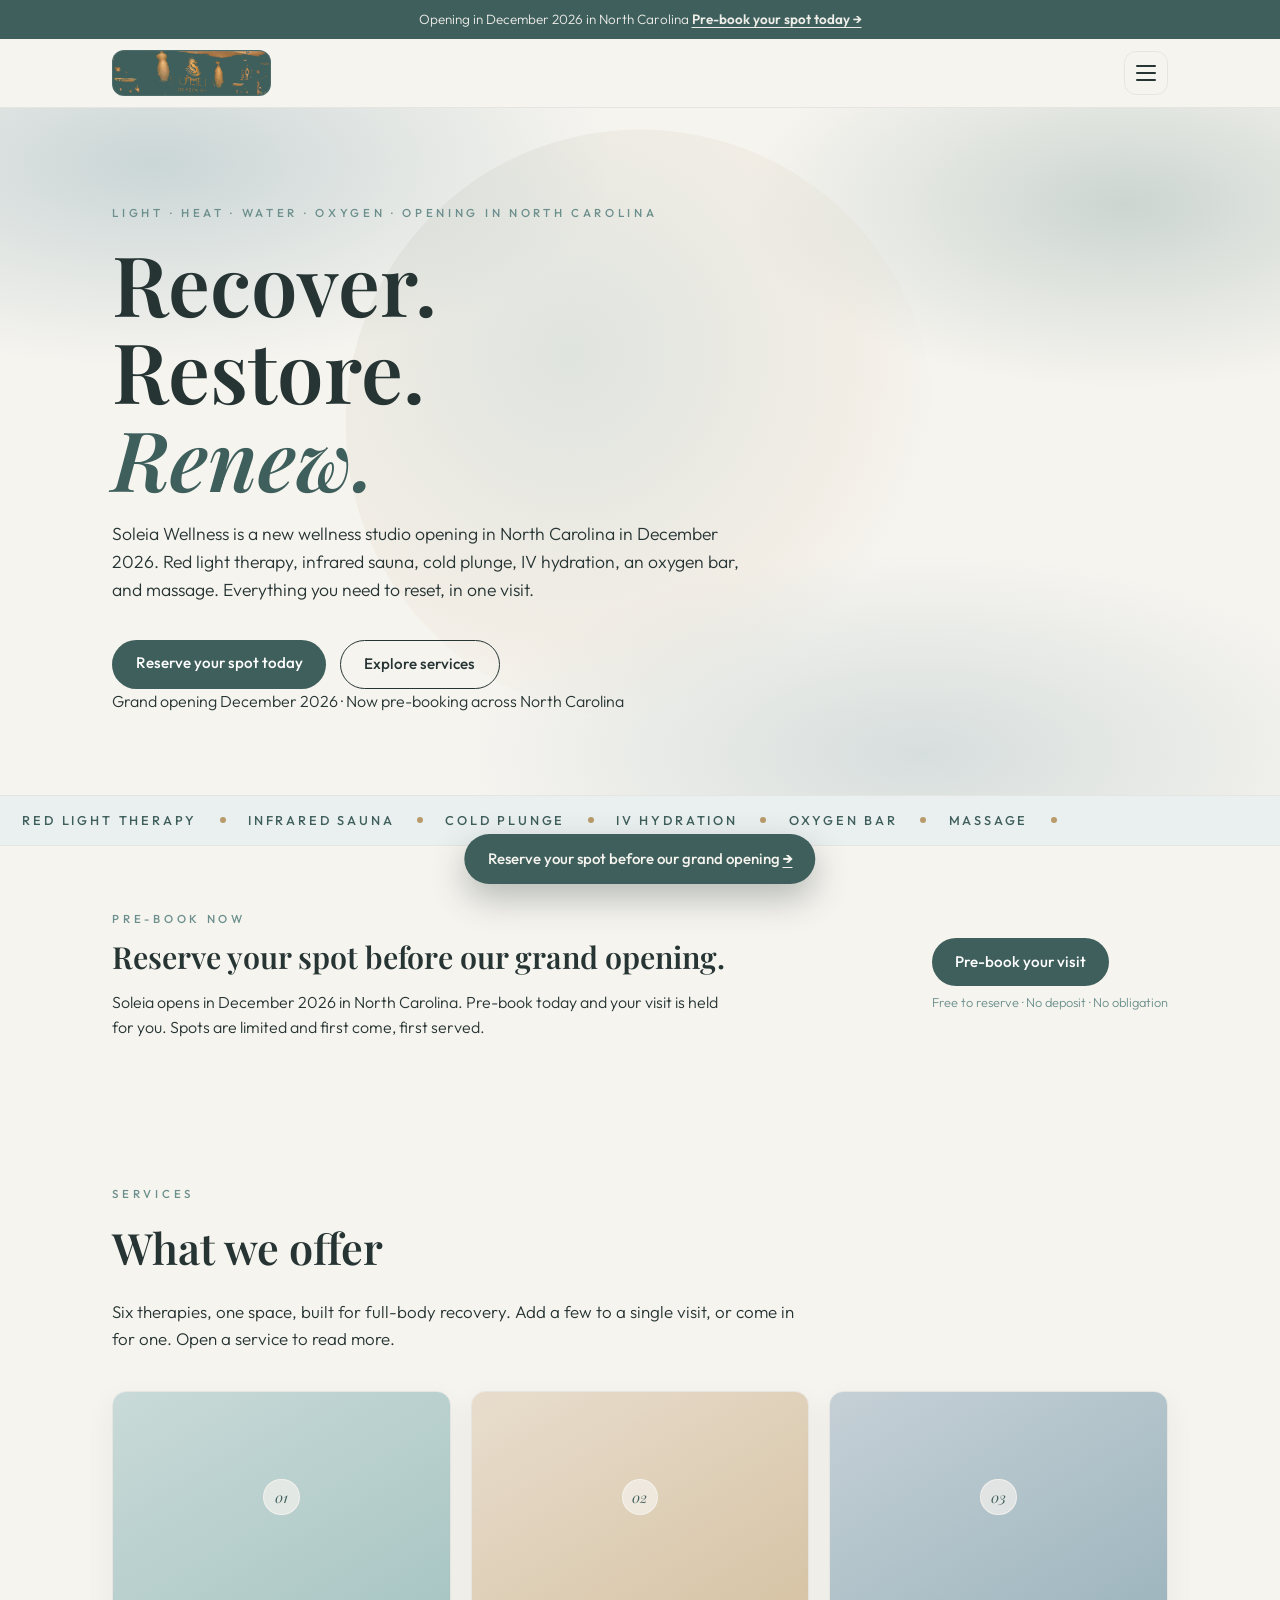
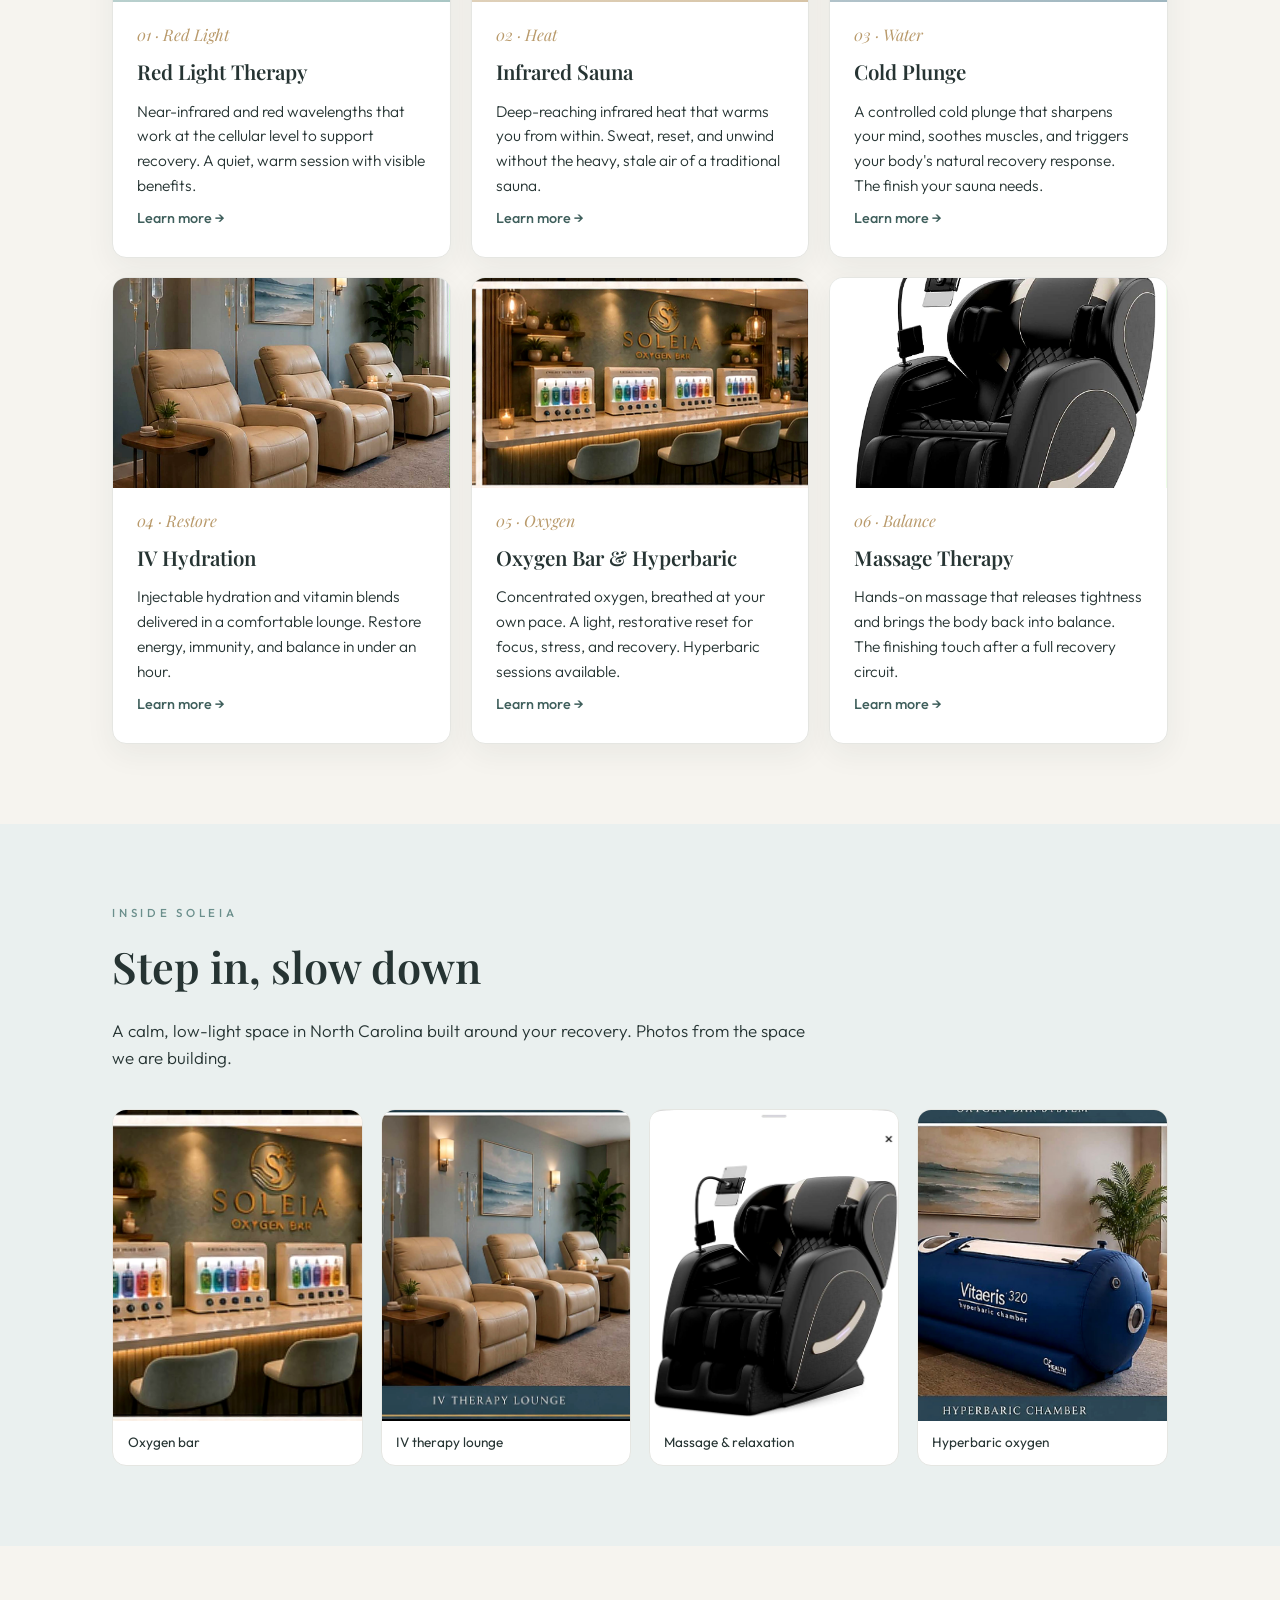
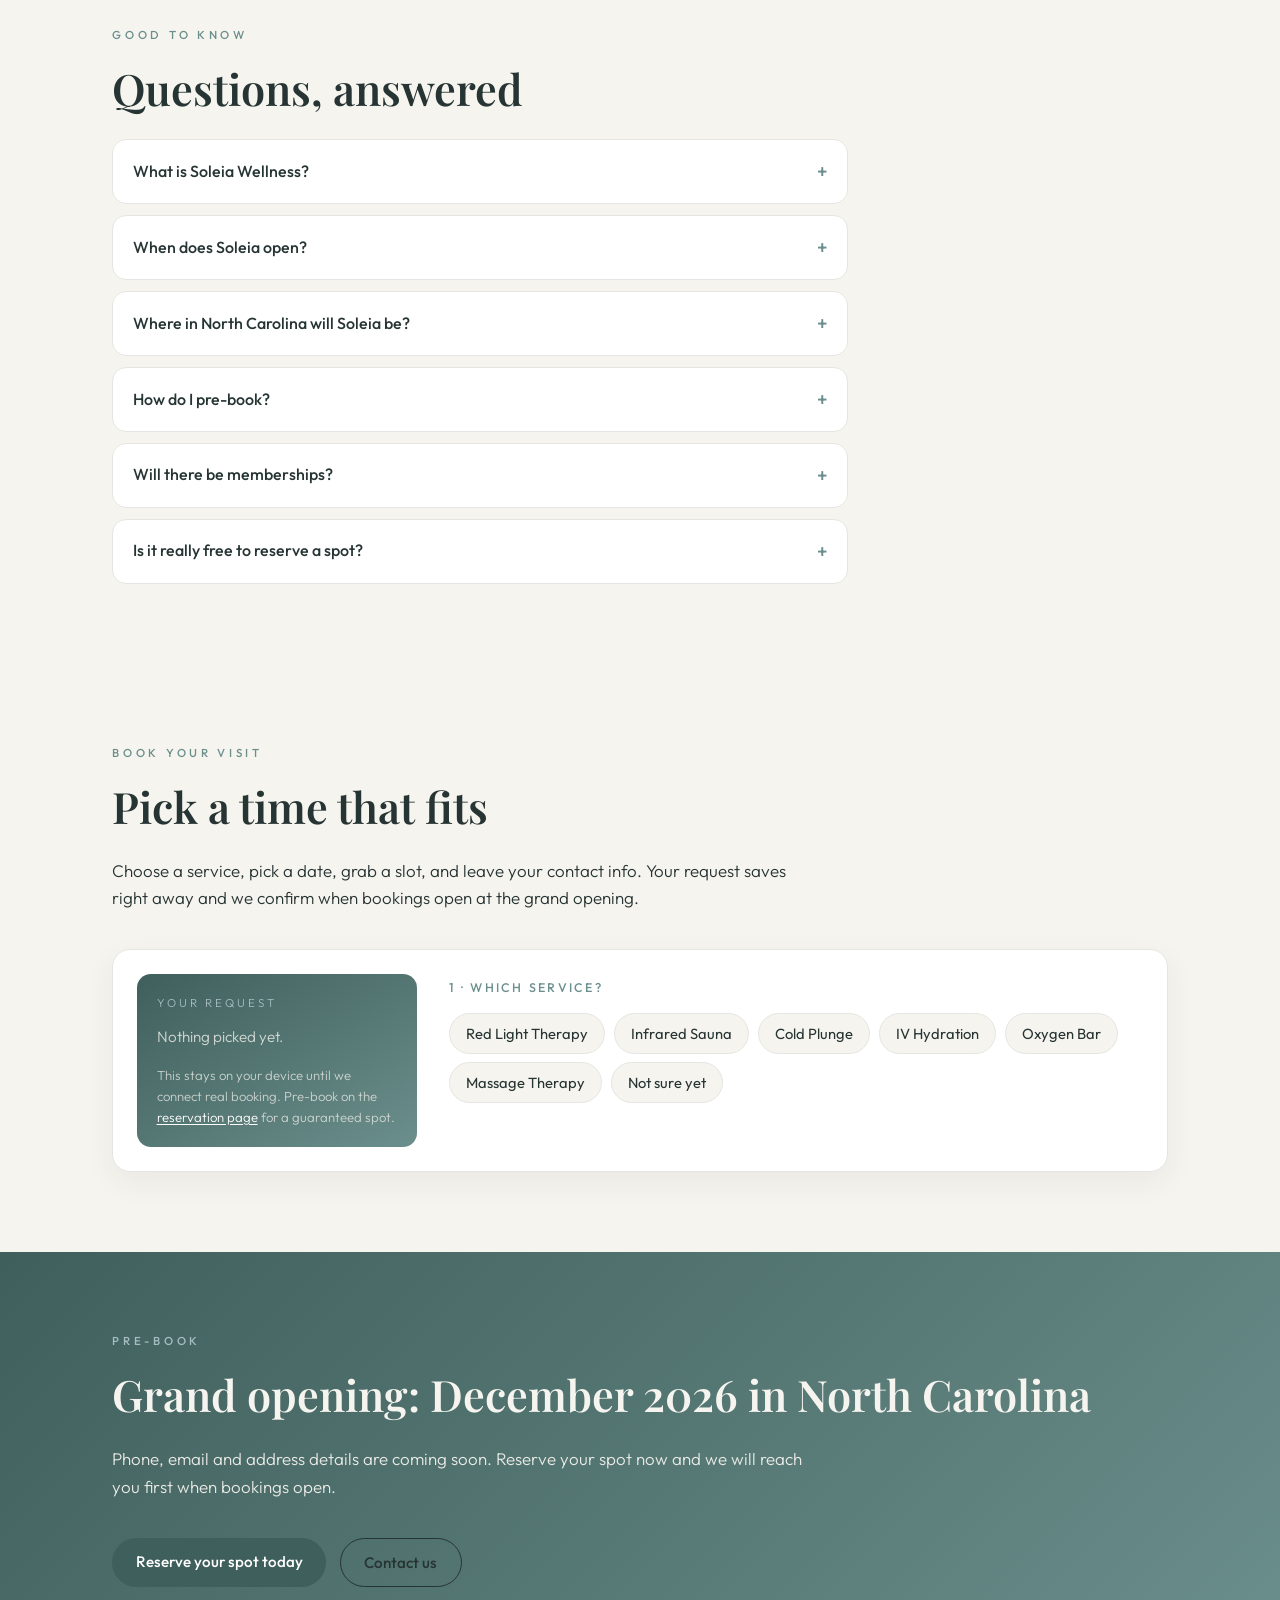
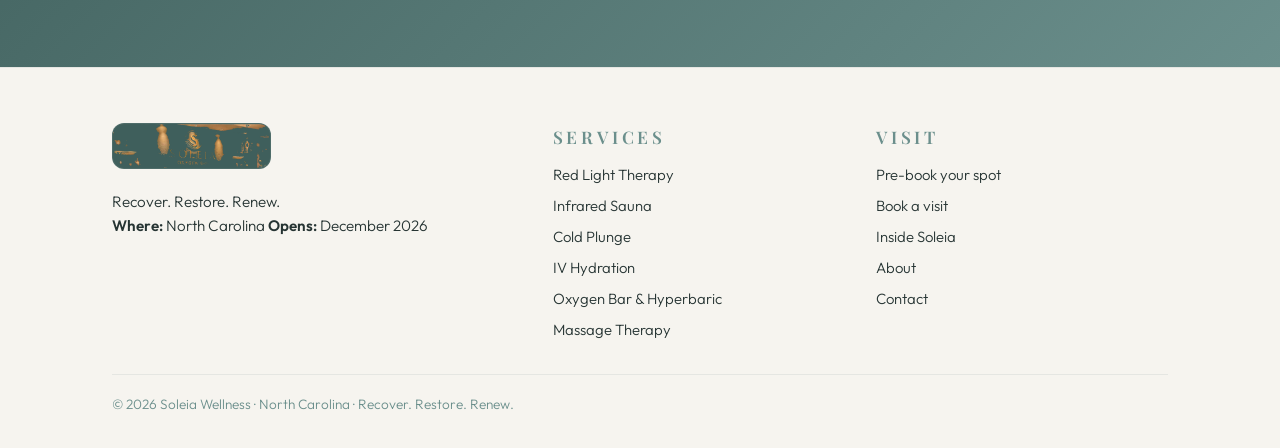
<file: index.html>
<!doctype html>
<html lang="en">
<head>
<meta charset="utf-8">
<meta name="viewport" content="width=device-width, initial-scale=1, viewport-fit=cover">
<title>Soleia Wellness | Recovery & Wellness Center in North Carolina</title>
<meta name="description" content="Soleia Wellness is a wellness studio opening December 2026 in North Carolina. Red light therapy, infrared sauna, cold plunge, IV hydration, oxygen bar and massage. Reserve your spot before our grand opening.">
<meta name="keywords" content="Soleia Wellness, wellness center North Carolina, red light therapy North Carolina, infrared sauna NC, cold plunge NC, IV hydration NC, oxygen bar, massage near me, grand opening">
<meta property="og:type" content="website">
<meta property="og:url" content="https://ari-builds.github.io/soleia-wellness/">
<meta property="og:title" content="Soleia Wellness | Recovery & Wellness Center in North Carolina">
<meta property="og:description" content="Red light therapy, infrared sauna, cold plunge, IV hydration, oxygen bar and massage. Opening December 2026 in North Carolina. Pre-book your spot.">
<meta property="og:image" content="https://ari-builds.github.io/soleia-wellness/assets/oxygen-bar-hd.jpg">
<meta property="og:locale" content="en_US">
<meta name="twitter:card" content="summary_large_image">
<meta name="twitter:title" content="Soleia Wellness | Recovery & Wellness Center in North Carolina">
<meta name="twitter:description" content="Opening December 2026 in North Carolina. Red light, sauna, cold plunge, IV, oxygen, massage. Pre-book before the grand opening.">
<meta name="twitter:image" content="https://ari-builds.github.io/soleia-wellness/assets/oxygen-bar-hd.jpg">
<link rel="canonical" href="https://ari-builds.github.io/soleia-wellness/">
<link rel="icon" href='data:image/svg+xml,<svg xmlns="http://www.w3.org/2000/svg" viewBox="0 0 100 100"><text y=".9em" font-size="90">&#128142;</text></svg>'>
<script type="application/ld+json">
{
  "@context": "https://schema.org",
  "@graph": [
    {
      "@type": "WellnessCenter",
      "@id": "https://ari-builds.github.io/soleia-wellness/#business",
      "name": "Soleia Wellness",
      "url": "https://ari-builds.github.io/soleia-wellness/",
      "description": "A wellness studio in North Carolina offering red light therapy, infrared sauna, cold plunge, IV hydration, an oxygen bar and massage therapy.",
      "slogan": "Recover. Restore. Renew.",
      "priceRange": "$$",
      "areaServed": { "@type": "State", "name": "North Carolina" },
      "address": { "@type": "PostalAddress", "addressRegion": "NC", "addressCountry": "US" },
      "openingDate": "2026-12-01",
      "hasOfferCatalog": {
        "@type": "OfferCatalog",
        "name": "Soleia Wellness services",
        "itemListElement": [
          { "@type": "Offer", "itemOffered": { "@type": "Service", "name": "Red Light Therapy" } },
          { "@type": "Offer", "itemOffered": { "@type": "Service", "name": "Infrared Sauna" } },
          { "@type": "Offer", "itemOffered": { "@type": "Service", "name": "Cold Plunge" } },
          { "@type": "Offer", "itemOffered": { "@type": "Service", "name": "IV Hydration" } },
          { "@type": "Offer", "itemOffered": { "@type": "Service", "name": "Oxygen Bar & Hyperbaric" } },
          { "@type": "Offer", "itemOffered": { "@type": "Service", "name": "Massage Therapy" } }
        ]
      }
    },
    {
      "@type": "WebSite",
      "@id": "https://ari-builds.github.io/soleia-wellness/#website",
      "url": "https://ari-builds.github.io/soleia-wellness/",
      "name": "Soleia Wellness",
      "publisher": { "@id": "https://ari-builds.github.io/soleia-wellness/#business" }
    },
    {
      "@type": "FAQPage",
      "@id": "https://ari-builds.github.io/soleia-wellness/#faq",
      "mainEntity": [
        { "@type": "Question", "name": "What is Soleia Wellness?", "acceptedAnswer": { "@type": "Answer", "text": "Soleia Wellness is a wellness studio opening in North Carolina in December 2026. It offers red light therapy, infrared sauna, cold plunge, IV hydration, an oxygen bar and massage therapy in one calm space." } },
        { "@type": "Question", "name": "When does Soleia Wellness open?", "acceptedAnswer": { "@type": "Answer", "text": "Soleia Wellness opens in December 2026 in North Carolina. Pre-booking is open now before the grand opening." } },
        { "@type": "Question", "name": "Where in North Carolina will Soleia be?", "acceptedAnswer": { "@type": "Answer", "text": "Soleia Wellness will serve the state of North Carolina. The exact town is announced at the grand opening in December 2026." } },
        { "@type": "Question", "name": "What services does Soleia Wellness offer?", "acceptedAnswer": { "@type": "Answer", "text": "Red light therapy, infrared sauna, cold plunge, IV hydration, an oxygen bar with hyperbaric sessions, and massage therapy." } },
        { "@type": "Question", "name": "How do I pre-book before the grand opening?", "acceptedAnswer": { "@type": "Answer", "text": "Use the pre-booking form to reserve your spot. Leave your name and phone number, pick the services you want, and we will confirm your visit when bookings open." } },
        { "@type": "Question", "name": "Does Soleia Wellness offer memberships?", "acceptedAnswer": { "@type": "Answer", "text": "Memberships are planned for after the grand opening. Pre-booked guests will hear about early membership first." } },
        { "@type": "Question", "name": "Can I book a visit to Soleia now?", "acceptedAnswer": { "@type": "Answer", "text": "The full booking calendar opens at the grand opening. You can reserve your spot now, and your dedicated visit time is confirmed once bookings open." } }
      ]
    }
  ]
}
</script>
<link rel="preconnect" href="https://fonts.googleapis.com">
<link rel="preconnect" href="https://fonts.gstatic.com" crossorigin>
<link href="https://fonts.googleapis.com/css2?family=Playfair+Display:wght@500;600;700&family=Outfit:wght@300;400;500;600&display=swap" rel="stylesheet">
<link rel="stylesheet" href="assets/site.css">
</head>
<body data-page="index">

<div id="site-head"></div>

<header class="hero" id="top">
  <div class="hero-orb"></div>
  <div class="inner">
    <p class="kicker">Light &middot; Heat &middot; Water &middot; Oxygen &middot; Opening in North Carolina</p>
    <h1>Recover.<br>Restore.<br><em>Renew.</em></h1>
    <p class="lead">Soleia Wellness is a new wellness studio opening in North Carolina in December 2026. Red light therapy, infrared sauna, cold plunge, IV hydration, an oxygen bar, and massage. Everything you need to reset, in one visit.</p>
    <div class="hero-cta">
      <a class="btn btn-cta" href="pre-book.html">Reserve your spot today</a>
      <a class="btn btn-ghost" href="#services">Explore services</a>
    </div>
    <p class="hero-note">Grand opening December 2026 &middot; Now pre-booking across North Carolina</p>
  </div>
</header>

<section class="tapes">
  <div class="tape-row">
    <span>Red Light Therapy</span><i></i><span>Infrared Sauna</span><i></i><span>Cold Plunge</span><i></i><span>IV Hydration</span><i></i><span>Oxygen Bar</span><i></i><span>Massage</span><i></i>
  </div>
</section>

<section class="prebook" id="prebook">
  <div class="inner">
    <div class="prebook-card">
      <div>
        <p class="kicker">Pre-book now</p>
        <h2>Reserve your spot before our grand opening.</h2>
        <p class="lead">Soleia opens in December 2026 in North Carolina. Pre-book today and your visit is held for you. Spots are limited and first come, first served.</p>
      </div>
      <div class="prebook-cta">
        <a class="btn btn-cta" href="pre-book.html">Pre-book your visit</a>
        <span class="prebook-note">Free to reserve &middot; No deposit &middot; No obligation</span>
      </div>
    </div>
  </div>
</section>

<section class="section-block" id="services">
  <div class="section">
    <p class="kicker">Services</p>
    <h2>What we offer</h2>
    <p class="lead">Six therapies, one space, built for full-body recovery. Add a few to a single visit, or come in for one. Open a service to read more.</p>
    <div class="grid">
      <a class="card fade" href="red-light-therapy.html">
        <figure class="card-img ph ph-1"><span class="num-in">01</span></figure>
        <span class="num">01 &middot; Red Light</span>
        <h3>Red Light Therapy</h3>
        <p>Near-infrared and red wavelengths that work at the cellular level to support recovery. A quiet, warm session with visible benefits.</p>
        <span class="more">Learn more &rarr;</span>
      </a>
      <a class="card fade" href="infrared-sauna.html">
        <figure class="card-img ph ph-2"><span class="num-in">02</span></figure>
        <span class="num">02 &middot; Heat</span>
        <h3>Infrared Sauna</h3>
        <p>Deep-reaching infrared heat that warms you from within. Sweat, reset, and unwind without the heavy, stale air of a traditional sauna.</p>
        <span class="more">Learn more &rarr;</span>
      </a>
      <a class="card fade" href="cold-plunge.html">
        <figure class="card-img ph ph-3"><span class="num-in">03</span></figure>
        <span class="num">03 &middot; Water</span>
        <h3>Cold Plunge</h3>
        <p>A controlled cold plunge that sharpens your mind, soothes muscles, and triggers your body's natural recovery response. The finish your sauna needs.</p>
        <span class="more">Learn more &rarr;</span>
      </a>
      <a class="card fade" href="iv-hydration.html">
        <figure class="card-img"><img src="assets/iv-lounge-hd.jpg" alt="IV hydration lounge at Soleia Wellness" loading="lazy"></figure>
        <span class="num">04 &middot; Restore</span>
        <h3>IV Hydration</h3>
        <p>Injectable hydration and vitamin blends delivered in a comfortable lounge. Restore energy, immunity, and balance in under an hour.</p>
        <span class="more">Learn more &rarr;</span>
      </a>
      <a class="card fade" href="oxygen-bar.html">
        <figure class="card-img"><img src="assets/oxygen-bar-hd.jpg" alt="Oxygen bar at Soleia Wellness" loading="lazy"></figure>
        <span class="num">05 &middot; Oxygen</span>
        <h3>Oxygen Bar &amp; Hyperbaric</h3>
        <p>Concentrated oxygen, breathed at your own pace. A light, restorative reset for focus, stress, and recovery. Hyperbaric sessions available.</p>
        <span class="more">Learn more &rarr;</span>
      </a>
      <a class="card fade" href="massage.html">
        <figure class="card-img"><img src="assets/massage-chair-hd.jpg" alt="Zero-gravity massage chair at Soleia Wellness" loading="lazy"></figure>
        <span class="num">06 &middot; Balance</span>
        <h3>Massage Therapy</h3>
        <p>Hands-on massage that releases tightness and brings the body back into balance. The finishing touch after a full recovery circuit.</p>
        <span class="more">Learn more &rarr;</span>
      </a>
    </div>
  </div>
</section>

<section class="section-block pale" id="inside">
  <div class="section">
    <p class="kicker">Inside Soleia</p>
    <h2>Step in, slow down</h2>
    <p class="lead">A calm, low-light space in North Carolina built around your recovery. Photos from the space we are building.</p>
    <div class="gallery">
      <figure class="fade"><img src="assets/oxygen-bar-hd.jpg" alt="Oxygen bar at Soleia Wellness" loading="lazy"><figcaption>Oxygen bar</figcaption></figure>
      <figure class="fade"><img src="assets/iv-lounge-hd.jpg" alt="IV therapy lounge at Soleia Wellness" loading="lazy"><figcaption>IV therapy lounge</figcaption></figure>
      <figure class="fade"><img src="assets/massage-chair-hd.jpg" alt="Zero-gravity massage chair at Soleia Wellness" loading="lazy"><figcaption>Massage &amp; relaxation</figcaption></figure>
      <figure class="fade"><img src="assets/oxygen-chamber-hd.jpg" alt="Hyperbaric oxygen chamber at Soleia Wellness" loading="lazy"><figcaption>Hyperbaric oxygen</figcaption></figure>
    </div>
  </div>
</section>

<section class="section-block" id="faq">
  <div class="section">
    <p class="kicker">Good to know</p>
    <h2>Questions, answered</h2>
    <div class="faq">
      <details>
        <summary>What is Soleia Wellness?</summary>
        <p>A wellness studio opening in North Carolina in December 2026. Red light therapy, infrared sauna, cold plunge, IV hydration, an oxygen bar, and massage in one calm space.</p>
      </details>
      <details>
        <summary>When does Soleia open?</summary>
        <p>December 2026. Pre-booking is open now, before the grand opening.</p>
      </details>
      <details>
        <summary>Where in North Carolina will Soleia be?</summary>
        <p>We will serve the state of North Carolina. The exact town is announced at the grand opening.</p>
      </details>
      <details>
        <summary>How do I pre-book?</summary>
        <p><a href="pre-book.html">Use the pre-booking form</a>. Leave your name, phone number, and the services you want. We confirm your visit when bookings open.</p>
      </details>
      <details>
        <summary>Will there be memberships?</summary>
        <p>Yes, after the grand opening. Pre-booked guests hear about early membership first.</p>
      </details>
      <details>
        <summary>Is it really free to reserve a spot?</summary>
        <p>Yes. Reserving is free, with no deposit and no obligation.</p>
      </details>
    </div>
  </div>
</section>

<!-- Interactive booking -->
<section class="book" id="book">
  <div class="section">
    <p class="kicker">Book your visit</p>
    <h2>Pick a time that fits</h2>
    <p class="lead">Choose a service, pick a date, grab a slot, and leave your contact info. Your request saves right away and we confirm when bookings open at the grand opening.</p>

    <div class="book-shell" id="bookShell">
      <aside class="book-summary" id="bookSummary">
        <p class="sum-label">Your request</p>
        <div class="sum-empty" id="sumEmpty">Nothing picked yet.</div>
        <div class="sum-filled" id="sumFilled" hidden>
          <p class="sum-rows"><span>Service</span><strong id="sService">-</strong></p>
          <p class="sum-rows"><span>Date</span><strong id="sDate">-</strong></p>
          <p class="sum-rows"><span>Time</span><strong id="sTime">-</strong></p>
          <p class="sum-rows"><span>Name</span><strong id="sName">-</strong></p>
          <p class="sum-rows"><span>Phone</span><strong id="sPhone">-</strong></p>
        </div>
        <p class="sum-hint">This stays on your device until we connect real booking. Pre-book on the <a href="pre-book.html">reservation page</a> for a guaranteed spot.</p>
      </aside>

      <div class="book-step" id="stepServices">
        <p class="step-label">1 &middot; Which service?</p>
        <div class="chips" id="chipsServices"></div>
      </div>

      <div class="book-step" id="stepCalendar" hidden>
        <p class="step-label">2 &middot; Pick a date</p>
        <div class="cal-head">
          <button class="cal-nav" id="calPrev" aria-label="Previous month">&larr;</button>
          <span class="cal-month" id="calMonth"></span>
          <button class="cal-nav" id="calNext" aria-label="Next month">&rarr;</button>
        </div>
        <div class="cal-grid" id="calGrid"></div>
        <div class="slot-head">
          <p class="step-label">3 &middot; Pick a slot</p>
          <span class="slot-note">Times are placeholders until schedules open</span>
        </div>
        <div class="slots" id="slots"></div>
      </div>

      <div class="book-step" id="stepDetails" hidden>
        <p class="step-label">4 &middot; Almost there</p>
        <form id="bookForm" class="book-form">
          <label>Name <input id="fName" type="text" placeholder="Your first and last name" required></label>
          <label>Phone <input id="fPhone" type="tel" placeholder="(555) 000-0000" required></label>
          <label>Notes <small>(optional)</small> <textarea id="fNotes" rows="2" placeholder="Anything we should know?"></textarea></label>
          <button class="btn btn-cta" type="submit">Request this time</button>
        </form>
      </div>

      <div class="book-step" id="stepDone" hidden>
        <div class="done-check">&#10003;</div>
        <h3>Request saved</h3>
        <p>We'll confirm your time as soon as bookings open. A copy is saved on this device, and you can add a placeholder to your own calendar below.</p>
        <div class="done-actions">
          <button class="btn btn-cta" id="dlIcs">Add to my calendar</button>
          <button class="btn btn-ghost" id="bookAgain">Book another</button>
        </div>
      </div>
    </div>
  </div>
</section>

<section class="visit" id="visit">
  <div class="inner">
    <p class="kicker">Pre-book</p>
    <h2>Grand opening: December 2026 in North Carolina</h2>
    <p class="lead">Phone, email and address details are coming soon. Reserve your spot now and we will reach you first when bookings open.</p>
    <div class="hero-cta">
      <a class="btn btn-cta" href="pre-book.html">Reserve your spot today</a>
      <a class="btn btn-ghost" href="contact.html">Contact us</a>
    </div>
  </div>
</section>

<div id="site-foot"></div>
<div id="site-cta"></div>
<div id="toast" hidden>Saved to this device</div>
<script src="assets/book.js" defer></script>
<script src="assets/common.js" defer></script>
</body>
</html>
</file>
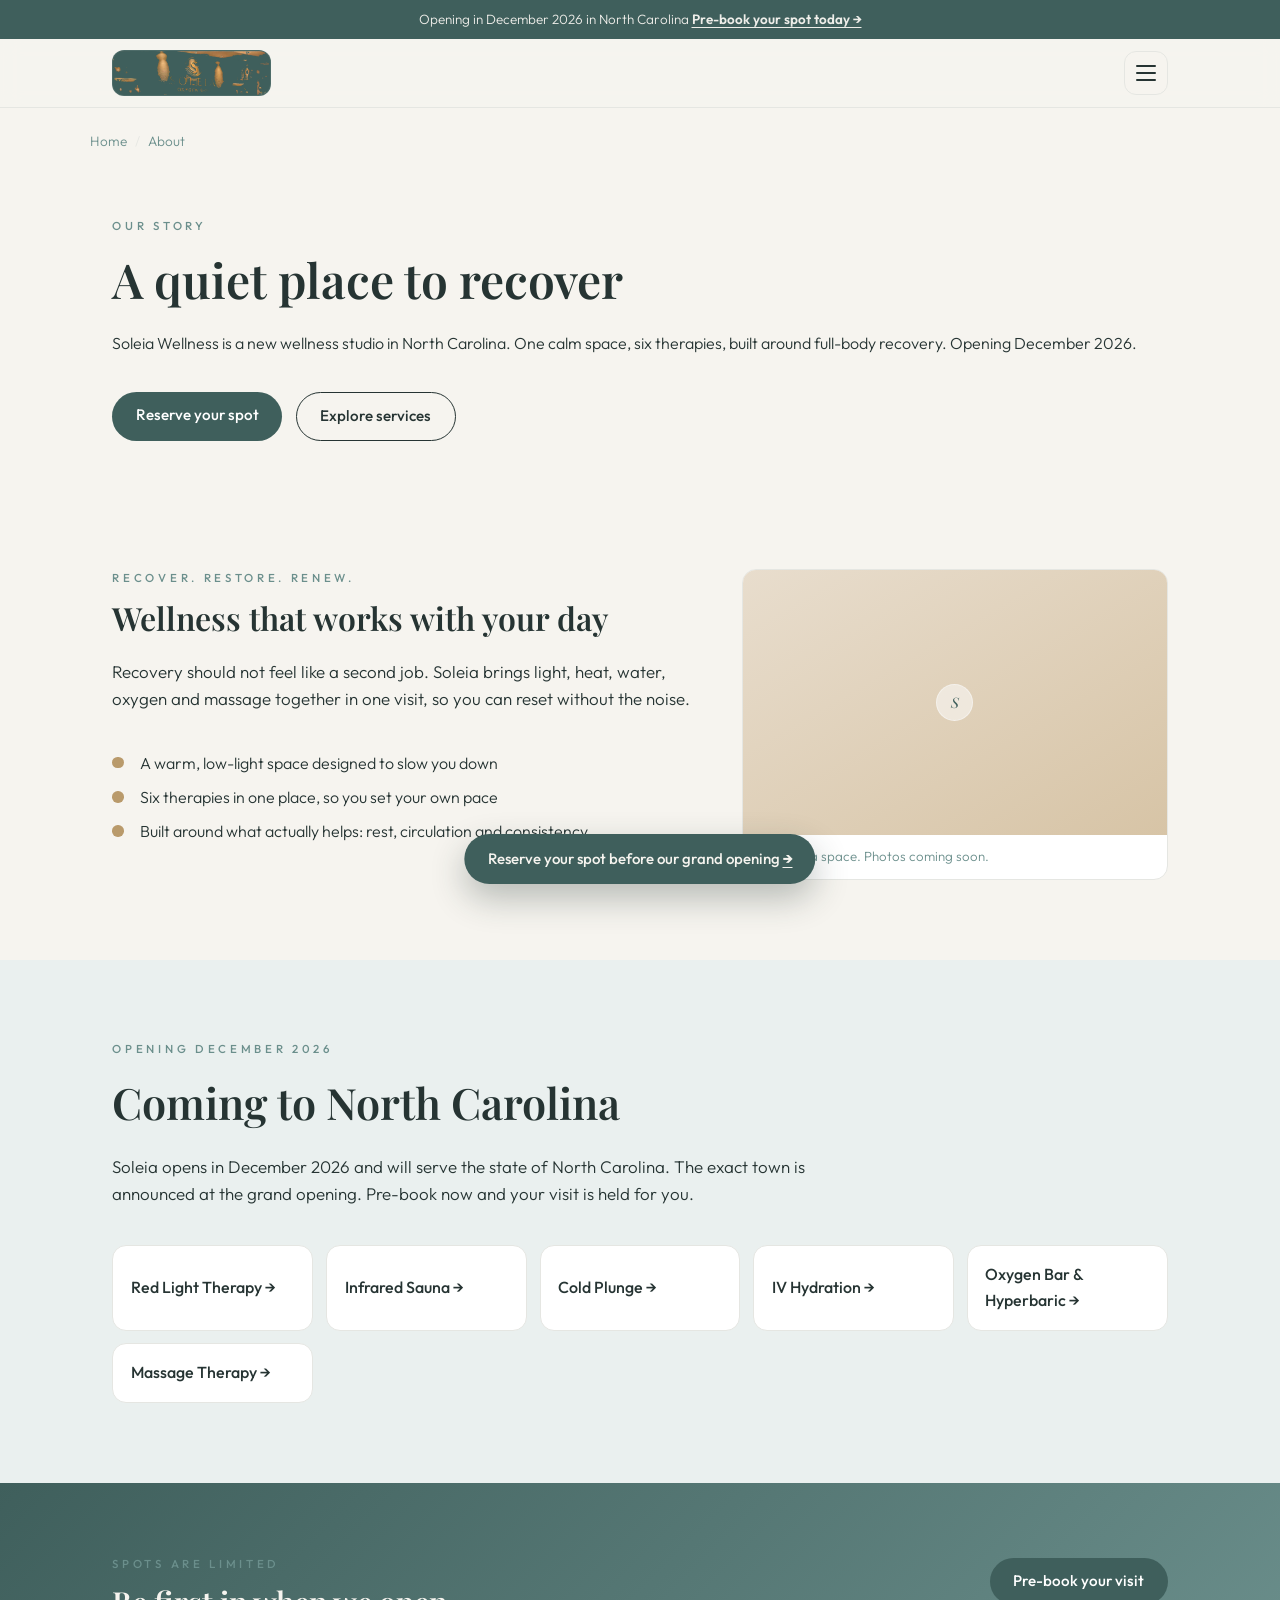
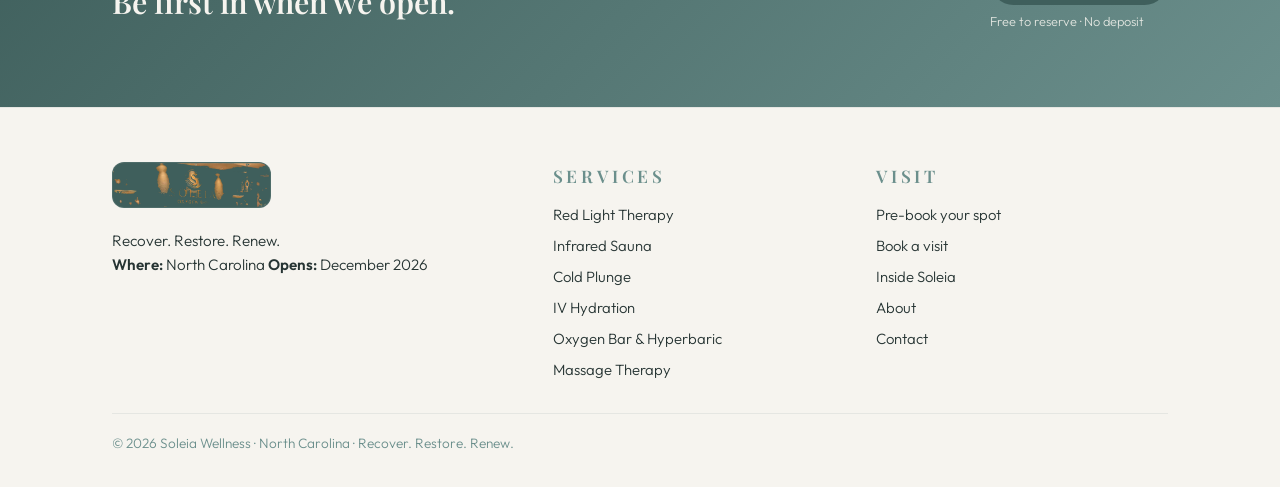
<file: about.html>
<!doctype html>
<html lang="en">
<head>
<meta charset="utf-8">
<meta name="viewport" content="width=device-width, initial-scale=1, viewport-fit=cover">
<title>About Soleia Wellness | Recovery & Wellness Center in North Carolina</title>
<meta name="description" content="Soleia Wellness is a wellness studio opening in North Carolina in December 2026. Red light therapy, infrared sauna, cold plunge, IV hydration, oxygen bar and massage in one calm space. Recover. Restore. Renew.">
<meta property="og:type" content="website">
<meta property="og:url" content="https://ari-builds.github.io/soleia-wellness/about.html">
<meta property="og:title" content="About Soleia Wellness | Recovery & Wellness Center in North Carolina">
<meta property="og:description" content="A wellness studio opening in North Carolina in December 2026. Six therapies for full-body recovery in one calm space. Pre-book your spot.">
<meta property="og:image" content="https://ari-builds.github.io/soleia-wellness/assets/oxygen-bar-hd.jpg">
<link rel="canonical" href="https://ari-builds.github.io/soleia-wellness/about.html">
<script type="application/ld+json">
{"@context":"https://schema.org","@graph":[
 {"@type":"WellnessCenter","@id":"https://ari-builds.github.io/soleia-wellness/about.html","name":"Soleia Wellness","url":"https://ari-builds.github.io/soleia-wellness/","slogan":"Recover. Restore. Renew.","description":"A wellness studio opening in North Carolina in December 2026 offering red light therapy, infrared sauna, cold plunge, IV hydration, an oxygen bar and massage therapy.","openingDate":"2026-12-01","areaServed":{"@type":"State","name":"North Carolina"}},
 {"@type":"BreadcrumbList","itemListElement":[{"@type":"ListItem","position":1,"name":"Home","item":"https://ari-builds.github.io/soleia-wellness/"},{"@type":"ListItem","position":2,"name":"About","item":"https://ari-builds.github.io/soleia-wellness/about.html"}]}
]}
</script>
<link rel="preconnect" href="https://fonts.googleapis.com">
<link rel="preconnect" href="https://fonts.gstatic.com" crossorigin>
<link href="https://fonts.googleapis.com/css2?family=Playfair+Display:wght@500;600;700&family=Outfit:wght@300;400;500;600&display=swap" rel="stylesheet">
<link rel="stylesheet" href="assets/site.css">
</head>
<body data-page="about">

<div id="site-head"></div>

<nav class="crumb inner" aria-label="Breadcrumb">
  <ol>
    <li><a href="index.html">Home</a></li>
    <li aria-current="page">About</li>
  </ol>
</nav>

<header class="page-hero">
  <div class="inner">
    <p class="kicker">Our story</p>
    <h1>A quiet place to recover</h1>
    <p class="lead">Soleia Wellness is a new wellness studio in North Carolina. One calm space, six therapies, built around full-body recovery. Opening December 2026.</p>
    <div class="hero-cta">
      <a class="btn btn-cta" href="pre-book.html">Reserve your spot</a>
      <a class="btn btn-ghost" href="index.html#services">Explore services</a>
    </div>
  </div>
</header>

<section class="section-block" aria-label="Who we are">
  <div class="section page-cols">
    <div class="page-main">
      <p class="kicker">Recover. Restore. Renew.</p>
      <h2>Wellness that works with your day</h2>
      <p class="lead">Recovery should not feel like a second job. Soleia brings light, heat, water, oxygen and massage together in one visit, so you can reset without the noise.</p>
      <ul class="ticks">
        <li>A warm, low-light space designed to slow you down</li>
        <li>Six therapies in one place, so you set your own pace</li>
        <li>Built around what actually helps: rest, circulation and consistency</li>
      </ul>
    </div>
    <figure class="page-photo">
      <div class="card-img ph ph-2"><span class="num-in">S</span></div>
      <figcaption>The Soleia space. Photos coming soon.</figcaption>
    </figure>
  </div>
</section>

<section class="section-block pale" aria-label="Opening soon">
  <div class="section">
    <p class="kicker">Opening December 2026</p>
    <h2>Coming to North Carolina</h2>
    <p class="lead">Soleia opens in December 2026 and will serve the state of North Carolina. The exact town is announced at the grand opening. Pre-book now and your visit is held for you.</p>
    <div class="cards-inline">
      <a href="red-light-therapy.html">Red Light Therapy &rarr;</a>
      <a href="infrared-sauna.html">Infrared Sauna &rarr;</a>
      <a href="cold-plunge.html">Cold Plunge &rarr;</a>
      <a href="iv-hydration.html">IV Hydration &rarr;</a>
      <a href="oxygen-bar.html">Oxygen Bar &amp; Hyperbaric &rarr;</a>
      <a href="massage.html">Massage Therapy &rarr;</a>
    </div>
  </div>
</section>

<section class="strip">
  <div class="inner">
    <div class="prebook-card">
      <div>
        <p class="kicker">Spots are limited</p>
        <h2>Be first in when we open.</h2>
      </div>
      <div class="prebook-cta">
        <a class="btn btn-cta" href="pre-book.html">Pre-book your visit</a>
        <span class="prebook-note">Free to reserve &middot; No deposit</span>
      </div>
    </div>
  </div>
</section>

<div id="site-foot"></div>
<div id="site-cta"></div>
<script src="assets/common.js" defer></script>
</body>
</html>
</file>
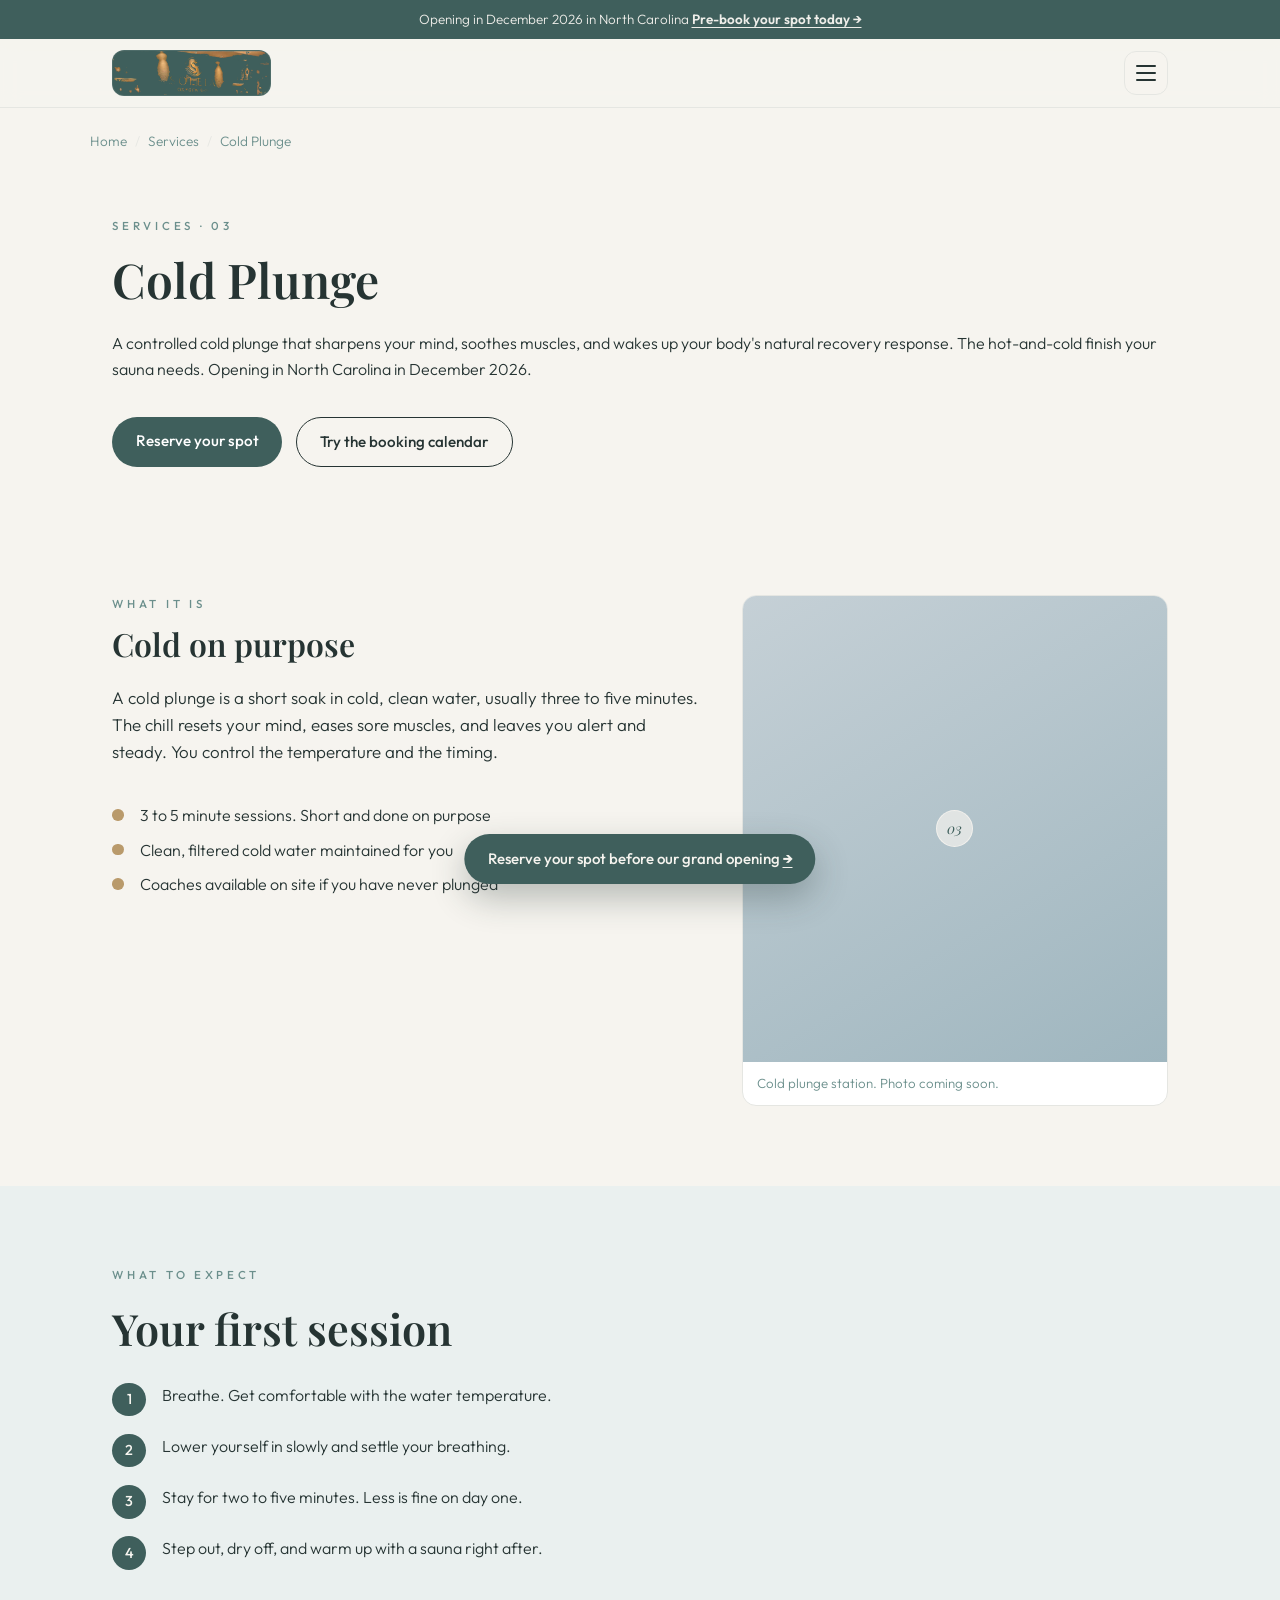
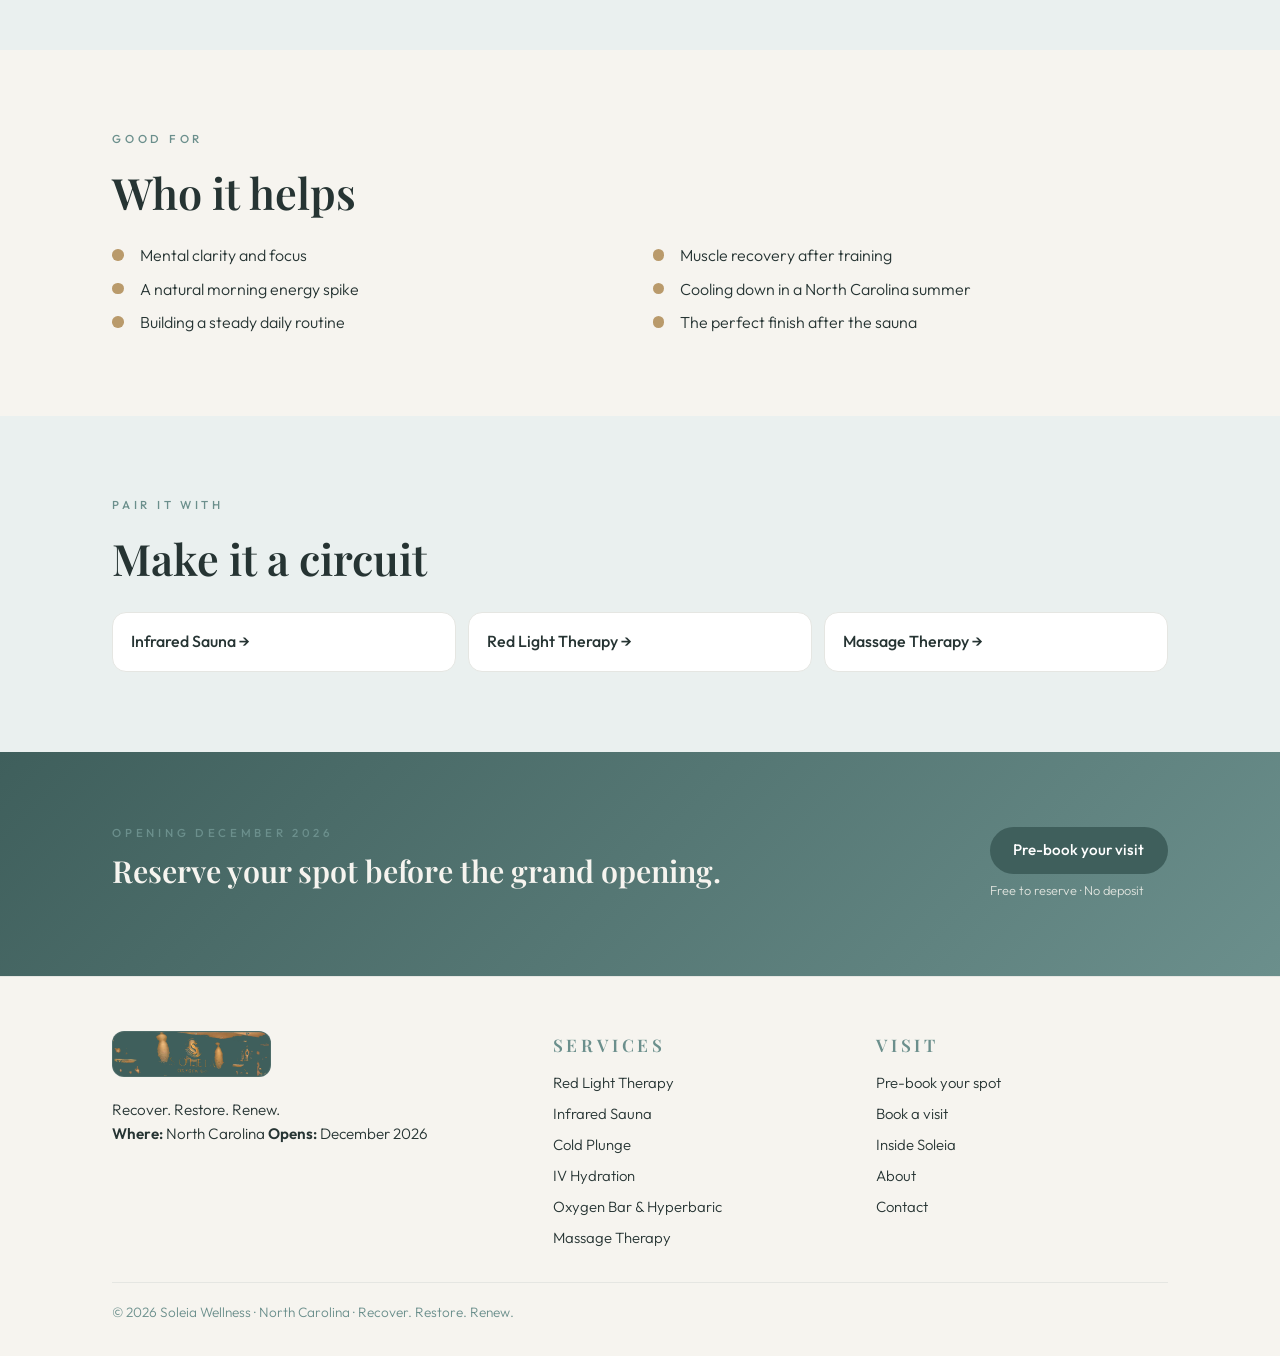
<file: cold-plunge.html>
<!doctype html>
<html lang="en">
<head>
<meta charset="utf-8">
<meta name="viewport" content="width=device-width, initial-scale=1, viewport-fit=cover">
<title>Cold Plunge in North Carolina | Soleia Wellness</title>
<meta name="description" content="Cold plunge in North Carolina, opening December 2026. A controlled cold plunge that sharpens your mind and soothes muscles. Reserve your spot at Soleia Wellness.">
<meta property="og:type" content="website">
<meta property="og:url" content="https://ari-builds.github.io/soleia-wellness/cold-plunge.html">
<meta property="og:title" content="Cold Plunge in North Carolina | Soleia Wellness">
<meta property="og:description" content="A controlled cold plunge to sharpen your mind and soothe muscles. Opening December 2026 in North Carolina. Pre-book your spot.">
<meta property="og:image" content="https://ari-builds.github.io/soleia-wellness/assets/oxygen-bar-hd.jpg">
<link rel="canonical" href="https://ari-builds.github.io/soleia-wellness/cold-plunge.html">
<script type="application/ld+json">
{"@context":"https://schema.org","@graph":[
 {"@type":"Service","@id":"https://ari-builds.github.io/soleia-wellness/cold-plunge.html","name":"Cold Plunge","provider":{"@type":"WellnessCenter","name":"Soleia Wellness","url":"https://ari-builds.github.io/soleia-wellness/"},"serviceType":"Cold plunge","areaServed":"North Carolina","description":"Controlled cold plunge sessions for focus, muscle recovery and a natural energy reset, opening December 2026 in North Carolina."},
 {"@type":"BreadcrumbList","itemListElement":[
   {"@type":"ListItem","position":1,"name":"Home","item":"https://ari-builds.github.io/soleia-wellness/"},
   {"@type":"ListItem","position":2,"name":"Services","item":"https://ari-builds.github.io/soleia-wellness/#services"},
   {"@type":"ListItem","position":3,"name":"Cold Plunge","item":"https://ari-builds.github.io/soleia-wellness/cold-plunge.html"}]}
]}
</script>
<link rel="preconnect" href="https://fonts.googleapis.com">
<link rel="preconnect" href="https://fonts.gstatic.com" crossorigin>
<link href="https://fonts.googleapis.com/css2?family=Playfair+Display:wght@500;600;700&family=Outfit:wght@300;400;500;600&display=swap" rel="stylesheet">
<link rel="stylesheet" href="assets/site.css">
</head>
<body data-page="cold-plunge">

<div id="site-head"></div>

<nav class="crumb inner" aria-label="Breadcrumb">
  <ol>
    <li><a href="index.html">Home</a></li>
    <li><a href="index.html#services">Services</a></li>
    <li aria-current="page">Cold Plunge</li>
  </ol>
</nav>

<header class="page-hero">
  <div class="inner">
    <p class="kicker">Services &middot; 03</p>
    <h1>Cold Plunge</h1>
    <p class="lead">A controlled cold plunge that sharpens your mind, soothes muscles, and wakes up your body's natural recovery response. The hot-and-cold finish your sauna needs. Opening in North Carolina in December 2026.</p>
    <div class="hero-cta">
      <a class="btn btn-cta" href="pre-book.html">Reserve your spot</a>
      <a class="btn btn-ghost" href="index.html#book">Try the booking calendar</a>
    </div>
  </div>
</header>

<section class="section-block" aria-label="What it is">
  <div class="section page-cols">
    <div class="page-main">
      <p class="kicker">What it is</p>
      <h2>Cold on purpose</h2>
      <p class="lead">A cold plunge is a short soak in cold, clean water, usually three to five minutes. The chill resets your mind, eases sore muscles, and leaves you alert and steady. You control the temperature and the timing.</p>
      <ul class="ticks">
        <li>3 to 5 minute sessions. Short and done on purpose</li>
        <li>Clean, filtered cold water maintained for you</li>
        <li>Coaches available on site if you have never plunged</li>
      </ul>
    </div>
    <figure class="page-photo">
      <div class="card-img ph ph-3 big"><span class="num-in">03</span></div>
      <figcaption>Cold plunge station. Photo coming soon.</figcaption>
    </figure>
  </div>
</section>

<section class="section-block pale" aria-label="What to expect">
  <div class="section">
    <p class="kicker">What to expect</p>
    <h2>Your first session</h2>
    <ol class="steps">
      <li><span>1</span> Breathe. Get comfortable with the water temperature.</li>
      <li><span>2</span> Lower yourself in slowly and settle your breathing.</li>
      <li><span>3</span> Stay for two to five minutes. Less is fine on day one.</li>
      <li><span>4</span> Step out, dry off, and warm up with a sauna right after.</li>
    </ol>
  </div>
</section>

<section class="section-block" aria-label="Good for">
  <div class="section">
    <p class="kicker">Good for</p>
    <h2>Who it helps</h2>
    <ul class="ticks two">
      <li>Mental clarity and focus</li>
      <li>Muscle recovery after training</li>
      <li>A natural morning energy spike</li>
      <li>Cooling down in a North Carolina summer</li>
      <li>Building a steady daily routine</li>
      <li>The perfect finish after the sauna</li>
    </ul>
  </div>
</section>

<section class="section-block pale" aria-label="Pair it with">
  <div class="section">
    <p class="kicker">Pair it with</p>
    <h2>Make it a circuit</h2>
    <div class="cards-inline">
      <a href="infrared-sauna.html">Infrared Sauna &rarr;</a>
      <a href="red-light-therapy.html">Red Light Therapy &rarr;</a>
      <a href="massage.html">Massage Therapy &rarr;</a>
    </div>
  </div>
</section>

<section class="strip">
  <div class="inner">
    <div class="prebook-card">
      <div>
        <p class="kicker">Opening December 2026</p>
        <h2>Reserve your spot before the grand opening.</h2>
      </div>
      <div class="prebook-cta">
        <a class="btn btn-cta" href="pre-book.html">Pre-book your visit</a>
        <span class="prebook-note">Free to reserve &middot; No deposit</span>
      </div>
    </div>
  </div>
</section>

<div id="site-foot"></div>
<div id="site-cta"></div>
<script src="assets/common.js" defer></script>
</body>
</html>
</file>
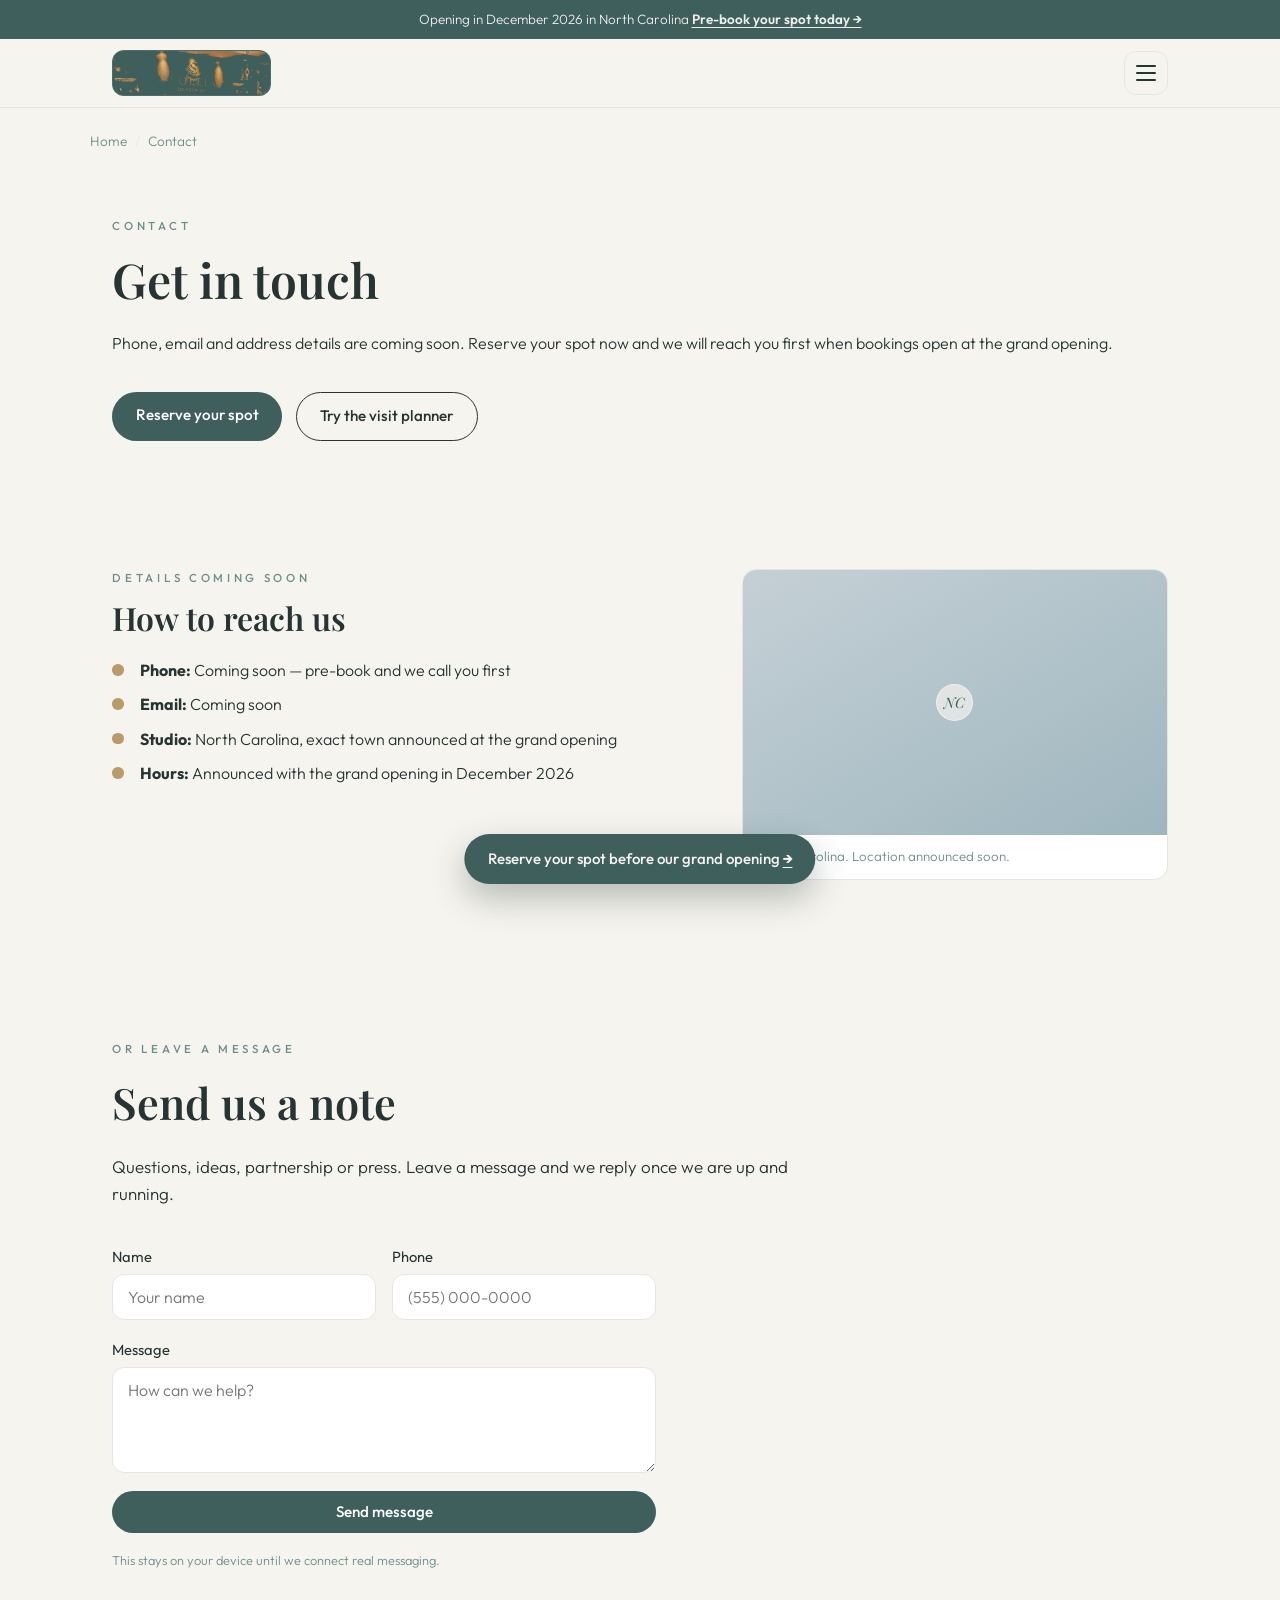
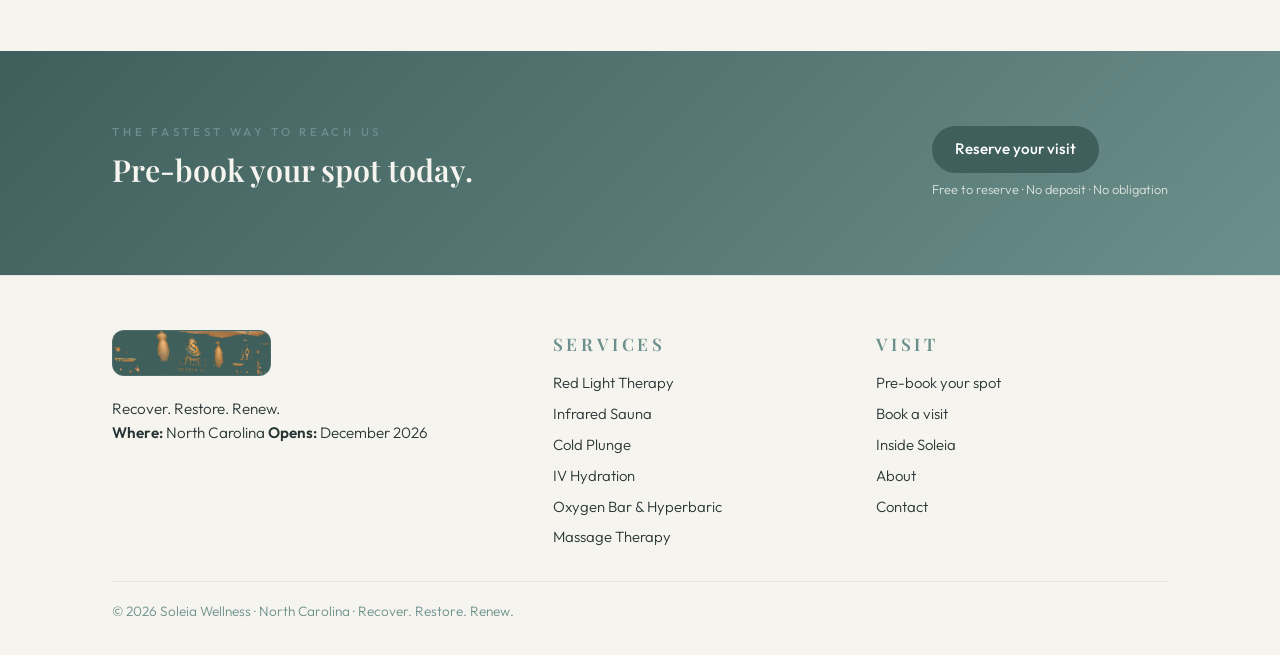
<file: contact.html>
<!doctype html>
<html lang="en">
<head>
<meta charset="utf-8">
<meta name="viewport" content="width=device-width, initial-scale=1, viewport-fit=cover">
<title>Contact Soleia Wellness | Recovery & Wellness Center in North Carolina</title>
<meta name="description" content="Contact Soleia Wellness, opening December 2026 in North Carolina. Phone, email and address details are coming soon. Reserve your spot now with the free pre-booking form.">
<meta property="og:type" content="website">
<meta property="og:url" content="https://ari-builds.github.io/soleia-wellness/contact.html">
<meta property="og:title" content="Contact Soleia Wellness | Recovery & Wellness Center in North Carolina">
<meta property="og:description" content="Get in touch with Soleia Wellness, opening December 2026 in North Carolina. Pre-book your spot now. Phone, email and address details coming soon.">
<meta property="og:image" content="https://ari-builds.github.io/soleia-wellness/assets/oxygen-bar-hd.jpg">
<link rel="canonical" href="https://ari-builds.github.io/soleia-wellness/contact.html">
<script type="application/ld+json">
{"@context":"https://schema.org","@graph":[
 {"@type":"WellnessCenter","@id":"https://ari-builds.github.io/soleia-wellness/contact.html","name":"Soleia Wellness","url":"https://ari-builds.github.io/soleia-wellness/","slogan":"Recover. Restore. Renew.","description":"A wellness studio opening in North Carolina in December 2026. Contact details coming soon.","openingDate":"2026-12-01","areaServed":{"@type":"State","name":"North Carolina"}},
 {"@type":"BreadcrumbList","itemListElement":[{"@type":"ListItem","position":1,"name":"Home","item":"https://ari-builds.github.io/soleia-wellness/"},{"@type":"ListItem","position":2,"name":"Contact","item":"https://ari-builds.github.io/soleia-wellness/contact.html"}]}
]}
</script>
<link rel="preconnect" href="https://fonts.googleapis.com">
<link rel="preconnect" href="https://fonts.gstatic.com" crossorigin>
<link href="https://fonts.googleapis.com/css2?family=Playfair+Display:wght@500;600;700&family=Outfit:wght@300;400;500;600&display=swap" rel="stylesheet">
<link rel="stylesheet" href="assets/site.css">
</head>
<body data-page="contact">

<div id="site-head"></div>

<nav class="crumb inner" aria-label="Breadcrumb">
  <ol>
    <li><a href="index.html">Home</a></li>
    <li aria-current="page">Contact</li>
  </ol>
</nav>

<header class="page-hero">
  <div class="inner">
    <p class="kicker">Contact</p>
    <h1>Get in touch</h1>
    <p class="lead">Phone, email and address details are coming soon. Reserve your spot now and we will reach you first when bookings open at the grand opening.</p>
    <div class="hero-cta">
      <a class="btn btn-cta" href="pre-book.html">Reserve your spot</a>
      <a class="btn btn-ghost" href="index.html#book">Try the visit planner</a>
    </div>
  </div>
</header>

<section class="section-block" aria-label="Contact details">
  <div class="section page-cols">
    <div class="page-main">
      <p class="kicker">Details coming soon</p>
      <h2>How to reach us</h2>
      <ul class="ticks">
        <li><b>Phone:</b> Coming soon &mdash; pre-book and we call you first</li>
        <li><b>Email:</b> Coming soon</li>
        <li><b>Studio:</b> North Carolina, exact town announced at the grand opening</li>
        <li><b>Hours:</b> Announced with the grand opening in December 2026</li>
      </ul>
    </div>
    <figure class="page-photo">
      <div class="card-img ph ph-3"><span class="num-in">NC</span></div>
      <figcaption>North Carolina. Location announced soon.</figcaption>
    </figure>
  </div>
</section>

<section class="section-block" aria-label="Drop a message">
  <div class="section">
    <p class="kicker">Or leave a message</p>
    <h2>Send us a note</h2>
    <p class="lead">Questions, ideas, partnership or press. Leave a message and we reply once we are up and running.</p>
    <div class="page-cols">
      <div>
        <form id="msgForm" class="pre-form">
          <div class="pre-cols">
            <label>Name <input id="mName" type="text" placeholder="Your name" required></label>
            <label>Phone <input id="mPhone" type="tel" placeholder="(555) 000-0000" required></label>
          </div>
          <label>Message <textarea id="mBody" rows="4" placeholder="How can we help?" required></textarea></label>
          <button class="btn btn-cta" type="submit">Send message</button>
          <p class="pre-note">This stays on your device until we connect real messaging.</p>
        </form>
        <div id="msgDone" hidden>
          <div class="done-check">&#10003;</div>
          <h3>Message saved</h3>
          <p>Thanks. We will get back to you when we are up and running. A copy is saved on this device.</p>
          <div class="done-actions">
            <a class="btn btn-ghost" href="index.html">Back to home</a>
          </div>
        </div>
      </div>
    </div>
  </div>
</section>

<section class="strip">
  <div class="inner">
    <div class="prebook-card">
      <div>
        <p class="kicker">The fastest way to reach us</p>
        <h2>Pre-book your spot today.</h2>
      </div>
      <div class="prebook-cta">
        <a class="btn btn-cta" href="pre-book.html">Reserve your visit</a>
        <span class="prebook-note">Free to reserve &middot; No deposit &middot; No obligation</span>
      </div>
    </div>
  </div>
</section>

<div id="site-foot"></div>
<div id="site-cta"></div>
<script src="assets/contact.js" defer></script>
<script src="assets/common.js" defer></script>
</body>
</html>
</file>
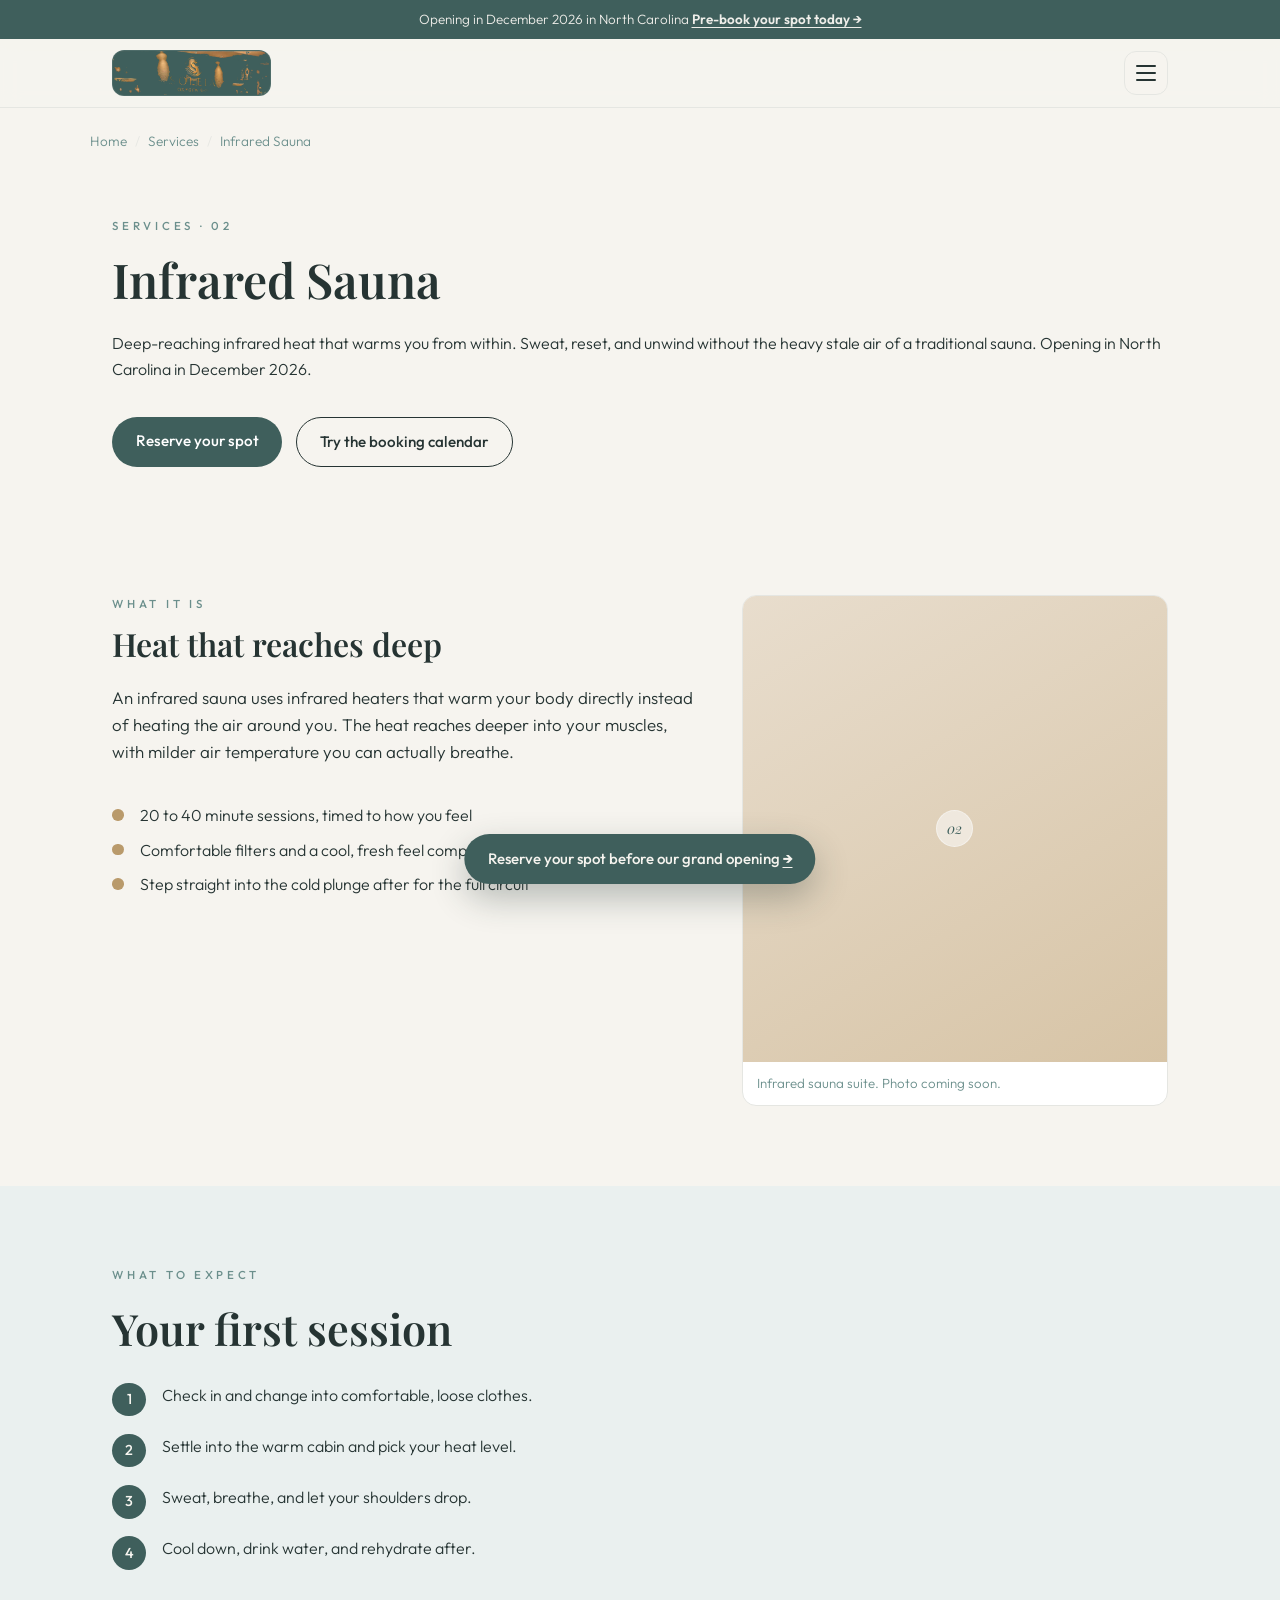
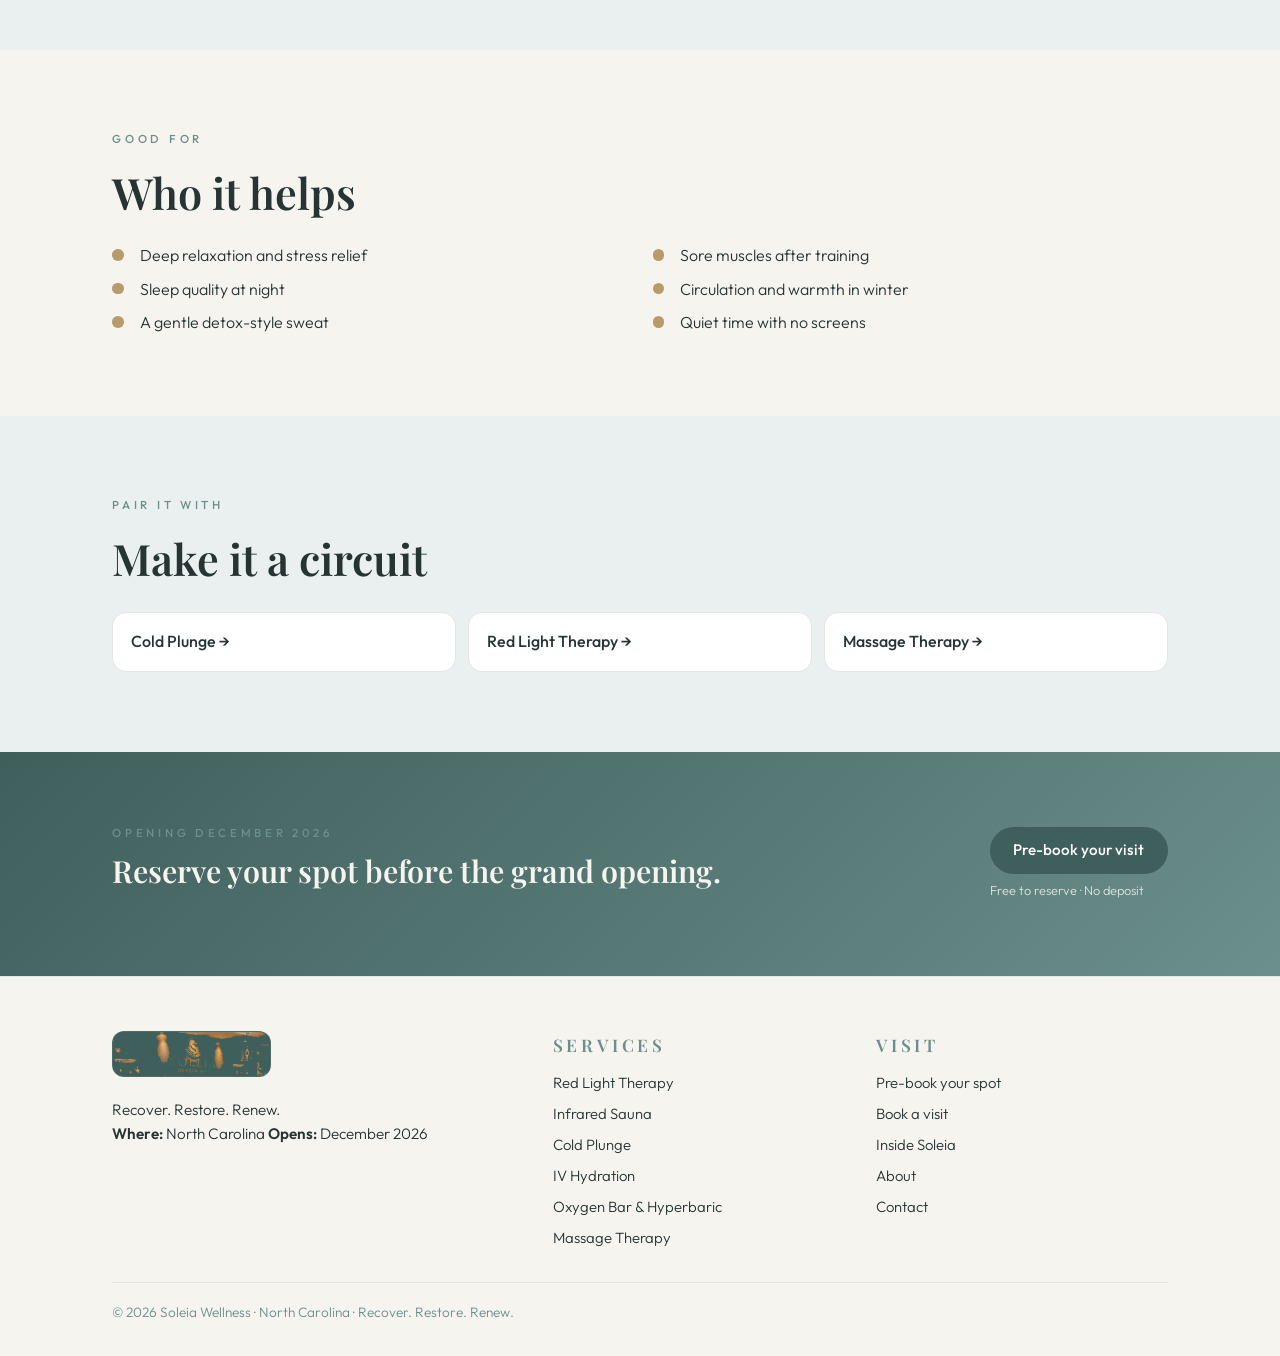
<file: infrared-sauna.html>
<!doctype html>
<html lang="en">
<head>
<meta charset="utf-8">
<meta name="viewport" content="width=device-width, initial-scale=1, viewport-fit=cover">
<title>Infrared Sauna in North Carolina | Soleia Wellness</title>
<meta name="description" content="Infrared sauna in North Carolina, opening December 2026. Deep-reaching infrared heat to sweat, reset and unwind. Reserve your spot at Soleia Wellness.">
<meta property="og:type" content="website">
<meta property="og:url" content="https://ari-builds.github.io/soleia-wellness/infrared-sauna.html">
<meta property="og:title" content="Infrared Sauna in North Carolina | Soleia Wellness">
<meta property="og:description" content="Deep-reaching infrared heat to sweat, reset and unwind. Opening December 2026 in North Carolina. Pre-book your spot.">
<meta property="og:image" content="https://ari-builds.github.io/soleia-wellness/assets/oxygen-bar-hd.jpg">
<link rel="canonical" href="https://ari-builds.github.io/soleia-wellness/infrared-sauna.html">
<script type="application/ld+json">
{"@context":"https://schema.org","@graph":[
 {"@type":"Service","@id":"https://ari-builds.github.io/soleia-wellness/infrared-sauna.html","name":"Infrared Sauna","provider":{"@type":"WellnessCenter","name":"Soleia Wellness","url":"https://ari-builds.github.io/soleia-wellness/"},"serviceType":"Infrared sauna","areaServed":"North Carolina","description":"Deep-reaching infrared sauna heat for relaxation and recovery, opening December 2026 in North Carolina."},
 {"@type":"BreadcrumbList","itemListElement":[
   {"@type":"ListItem","position":1,"name":"Home","item":"https://ari-builds.github.io/soleia-wellness/"},
   {"@type":"ListItem","position":2,"name":"Services","item":"https://ari-builds.github.io/soleia-wellness/#services"},
   {"@type":"ListItem","position":3,"name":"Infrared Sauna","item":"https://ari-builds.github.io/soleia-wellness/infrared-sauna.html"}]}
]}
</script>
<link rel="preconnect" href="https://fonts.googleapis.com">
<link rel="preconnect" href="https://fonts.gstatic.com" crossorigin>
<link href="https://fonts.googleapis.com/css2?family=Playfair+Display:wght@500;600;700&family=Outfit:wght@300;400;500;600&display=swap" rel="stylesheet">
<link rel="stylesheet" href="assets/site.css">
</head>
<body data-page="infrared-sauna">

<div id="site-head"></div>

<nav class="crumb inner" aria-label="Breadcrumb">
  <ol>
    <li><a href="index.html">Home</a></li>
    <li><a href="index.html#services">Services</a></li>
    <li aria-current="page">Infrared Sauna</li>
  </ol>
</nav>

<header class="page-hero">
  <div class="inner">
    <p class="kicker">Services &middot; 02</p>
    <h1>Infrared Sauna</h1>
    <p class="lead">Deep-reaching infrared heat that warms you from within. Sweat, reset, and unwind without the heavy stale air of a traditional sauna. Opening in North Carolina in December 2026.</p>
    <div class="hero-cta">
      <a class="btn btn-cta" href="pre-book.html">Reserve your spot</a>
      <a class="btn btn-ghost" href="index.html#book">Try the booking calendar</a>
    </div>
  </div>
</header>

<section class="section-block" aria-label="What it is">
  <div class="section page-cols">
    <div class="page-main">
      <p class="kicker">What it is</p>
      <h2>Heat that reaches deep</h2>
      <p class="lead">An infrared sauna uses infrared heaters that warm your body directly instead of heating the air around you. The heat reaches deeper into your muscles, with milder air temperature you can actually breathe.</p>
      <ul class="ticks">
        <li>20 to 40 minute sessions, timed to how you feel</li>
        <li>Comfortable filters and a cool, fresh feel compared to steam</li>
        <li>Step straight into the cold plunge after for the full circuit</li>
      </ul>
    </div>
    <figure class="page-photo">
      <div class="card-img ph ph-2 big"><span class="num-in">02</span></div>
      <figcaption>Infrared sauna suite. Photo coming soon.</figcaption>
    </figure>
  </div>
</section>

<section class="section-block pale" aria-label="What to expect">
  <div class="section">
    <p class="kicker">What to expect</p>
    <h2>Your first session</h2>
    <ol class="steps">
      <li><span>1</span> Check in and change into comfortable, loose clothes.</li>
      <li><span>2</span> Settle into the warm cabin and pick your heat level.</li>
      <li><span>3</span> Sweat, breathe, and let your shoulders drop.</li>
      <li><span>4</span> Cool down, drink water, and rehydrate after.</li>
    </ol>
  </div>
</section>

<section class="section-block" aria-label="Good for">
  <div class="section">
    <p class="kicker">Good for</p>
    <h2>Who it helps</h2>
    <ul class="ticks two">
      <li>Deep relaxation and stress relief</li>
      <li>Sore muscles after training</li>
      <li>Sleep quality at night</li>
      <li>Circulation and warmth in winter</li>
      <li>A gentle detox-style sweat</li>
      <li>Quiet time with no screens</li>
    </ul>
  </div>
</section>

<section class="section-block pale" aria-label="Pair it with">
  <div class="section">
    <p class="kicker">Pair it with</p>
    <h2>Make it a circuit</h2>
    <div class="cards-inline">
      <a href="cold-plunge.html">Cold Plunge &rarr;</a>
      <a href="red-light-therapy.html">Red Light Therapy &rarr;</a>
      <a href="massage.html">Massage Therapy &rarr;</a>
    </div>
  </div>
</section>

<section class="strip">
  <div class="inner">
    <div class="prebook-card">
      <div>
        <p class="kicker">Opening December 2026</p>
        <h2>Reserve your spot before the grand opening.</h2>
      </div>
      <div class="prebook-cta">
        <a class="btn btn-cta" href="pre-book.html">Pre-book your visit</a>
        <span class="prebook-note">Free to reserve &middot; No deposit</span>
      </div>
    </div>
  </div>
</section>

<div id="site-foot"></div>
<div id="site-cta"></div>
<script src="assets/common.js" defer></script>
</body>
</html>
</file>
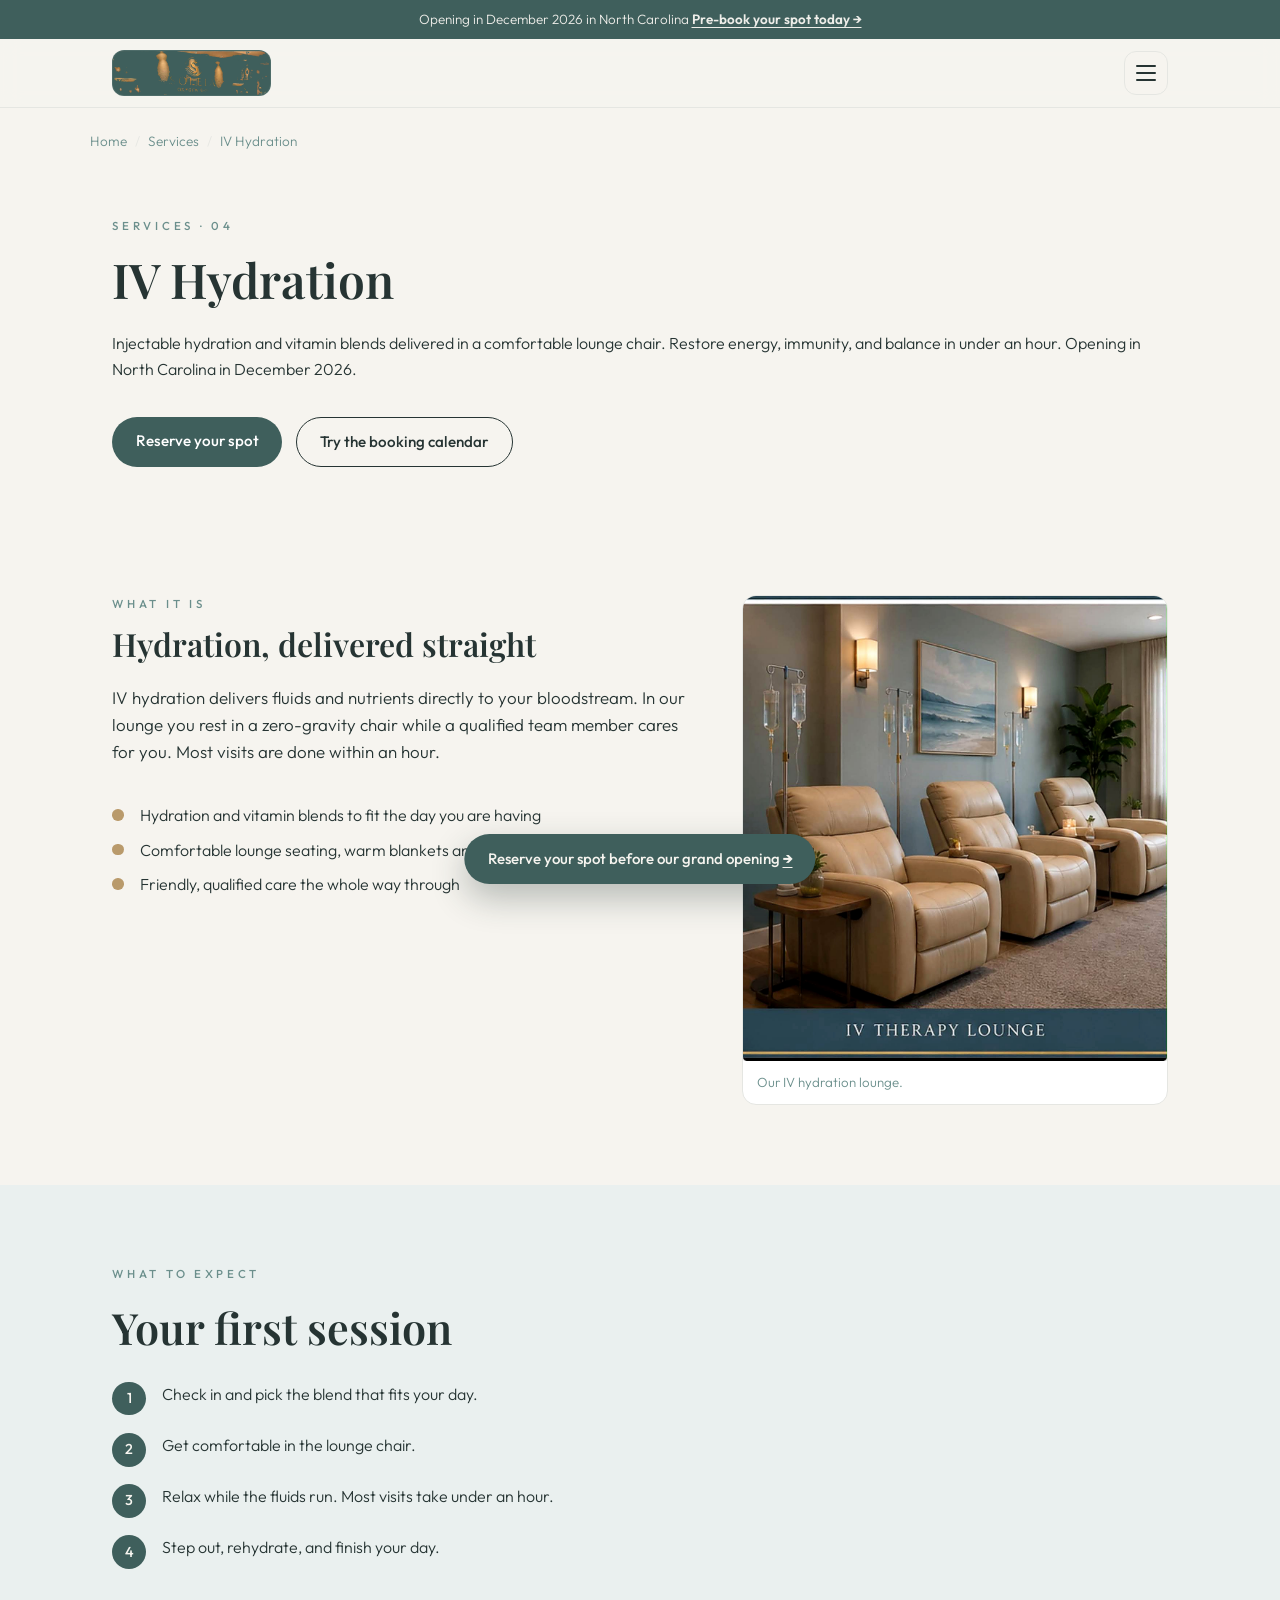
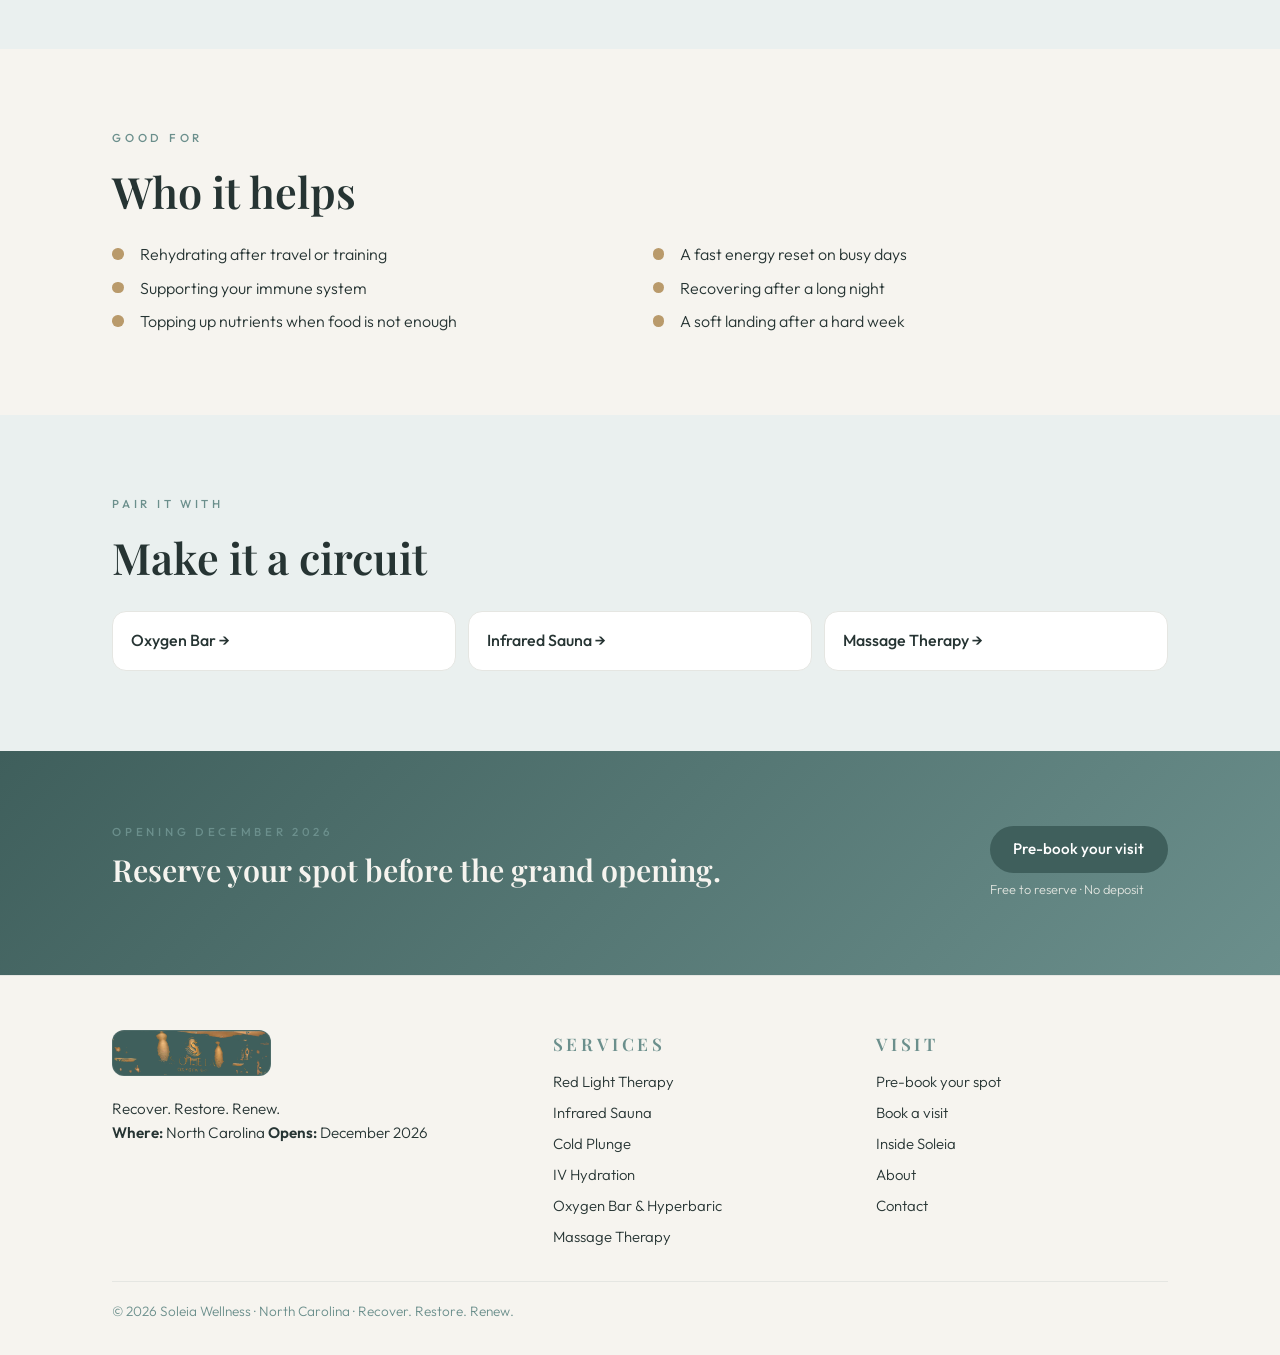
<file: iv-hydration.html>
<!doctype html>
<html lang="en">
<head>
<meta charset="utf-8">
<meta name="viewport" content="width=device-width, initial-scale=1, viewport-fit=cover">
<title>IV Hydration in North Carolina | Soleia Wellness</title>
<meta name="description" content="IV hydration in North Carolina, opening December 2026. Injectable hydration and vitamin blends in a comfortable lounge. Reserve your spot at Soleia Wellness.">
<meta property="og:type" content="website">
<meta property="og:url" content="https://ari-builds.github.io/soleia-wellness/iv-hydration.html">
<meta property="og:title" content="IV Hydration in North Carolina | Soleia Wellness">
<meta property="og:description" content="Injectable hydration and vitamin blends in a comfortable lounge. Opening December 2026 in North Carolina. Pre-book your spot.">
<meta property="og:image" content="https://ari-builds.github.io/soleia-wellness/assets/iv-lounge-hd.jpg">
<link rel="canonical" href="https://ari-builds.github.io/soleia-wellness/iv-hydration.html">
<script type="application/ld+json">
{"@context":"https://schema.org","@graph":[
 {"@type":"Service","@id":"https://ari-builds.github.io/soleia-wellness/iv-hydration.html","name":"IV Hydration","provider":{"@type":"WellnessCenter","name":"Soleia Wellness","url":"https://ari-builds.github.io/soleia-wellness/"},"serviceType":"IV hydration","areaServed":"North Carolina","description":"Injectable hydration and vitamin blends delivered in a comfortable lounge, opening December 2026 in North Carolina."},
 {"@type":"BreadcrumbList","itemListElement":[
   {"@type":"ListItem","position":1,"name":"Home","item":"https://ari-builds.github.io/soleia-wellness/"},
   {"@type":"ListItem","position":2,"name":"Services","item":"https://ari-builds.github.io/soleia-wellness/#services"},
   {"@type":"ListItem","position":3,"name":"IV Hydration","item":"https://ari-builds.github.io/soleia-wellness/iv-hydration.html"}]}
]}
</script>
<link rel="preconnect" href="https://fonts.googleapis.com">
<link rel="preconnect" href="https://fonts.gstatic.com" crossorigin>
<link href="https://fonts.googleapis.com/css2?family=Playfair+Display:wght@500;600;700&family=Outfit:wght@300;400;500;600&display=swap" rel="stylesheet">
<link rel="stylesheet" href="assets/site.css">
</head>
<body data-page="iv-hydration">

<div id="site-head"></div>

<nav class="crumb inner" aria-label="Breadcrumb">
  <ol>
    <li><a href="index.html">Home</a></li>
    <li><a href="index.html#services">Services</a></li>
    <li aria-current="page">IV Hydration</li>
  </ol>
</nav>

<header class="page-hero">
  <div class="inner">
    <p class="kicker">Services &middot; 04</p>
    <h1>IV Hydration</h1>
    <p class="lead">Injectable hydration and vitamin blends delivered in a comfortable lounge chair. Restore energy, immunity, and balance in under an hour. Opening in North Carolina in December 2026.</p>
    <div class="hero-cta">
      <a class="btn btn-cta" href="pre-book.html">Reserve your spot</a>
      <a class="btn btn-ghost" href="index.html#book">Try the booking calendar</a>
    </div>
  </div>
</header>

<section class="section-block" aria-label="What it is">
  <div class="section page-cols">
    <div class="page-main">
      <p class="kicker">What it is</p>
      <h2>Hydration, delivered straight</h2>
      <p class="lead">IV hydration delivers fluids and nutrients directly to your bloodstream. In our lounge you rest in a zero-gravity chair while a qualified team member cares for you. Most visits are done within an hour.</p>
      <ul class="ticks">
        <li>Hydration and vitamin blends to fit the day you are having</li>
        <li>Comfortable lounge seating, warm blankets and low light</li>
        <li>Friendly, qualified care the whole way through</li>
      </ul>
    </div>
    <figure class="page-photo">
      <img src="assets/iv-lounge-hd.jpg" alt="IV hydration lounge at Soleia Wellness">
      <figcaption>Our IV hydration lounge.</figcaption>
    </figure>
  </div>
</section>

<section class="section-block pale" aria-label="What to expect">
  <div class="section">
    <p class="kicker">What to expect</p>
    <h2>Your first session</h2>
    <ol class="steps">
      <li><span>1</span> Check in and pick the blend that fits your day.</li>
      <li><span>2</span> Get comfortable in the lounge chair.</li>
      <li><span>3</span> Relax while the fluids run. Most visits take under an hour.</li>
      <li><span>4</span> Step out, rehydrate, and finish your day.</li>
    </ol>
  </div>
</section>

<section class="section-block" aria-label="Good for">
  <div class="section">
    <p class="kicker">Good for</p>
    <h2>Who it helps</h2>
    <ul class="ticks two">
      <li>Rehydrating after travel or training</li>
      <li>A fast energy reset on busy days</li>
      <li>Supporting your immune system</li>
      <li>Recovering after a long night</li>
      <li>Topping up nutrients when food is not enough</li>
      <li>A soft landing after a hard week</li>
    </ul>
  </div>
</section>

<section class="section-block pale" aria-label="Pair it with">
  <div class="section">
    <p class="kicker">Pair it with</p>
    <h2>Make it a circuit</h2>
    <div class="cards-inline">
      <a href="oxygen-bar.html">Oxygen Bar &rarr;</a>
      <a href="infrared-sauna.html">Infrared Sauna &rarr;</a>
      <a href="massage.html">Massage Therapy &rarr;</a>
    </div>
  </div>
</section>

<section class="strip">
  <div class="inner">
    <div class="prebook-card">
      <div>
        <p class="kicker">Opening December 2026</p>
        <h2>Reserve your spot before the grand opening.</h2>
      </div>
      <div class="prebook-cta">
        <a class="btn btn-cta" href="pre-book.html">Pre-book your visit</a>
        <span class="prebook-note">Free to reserve &middot; No deposit</span>
      </div>
    </div>
  </div>
</section>

<div id="site-foot"></div>
<div id="site-cta"></div>
<script src="assets/common.js" defer></script>
</body>
</html>
</file>
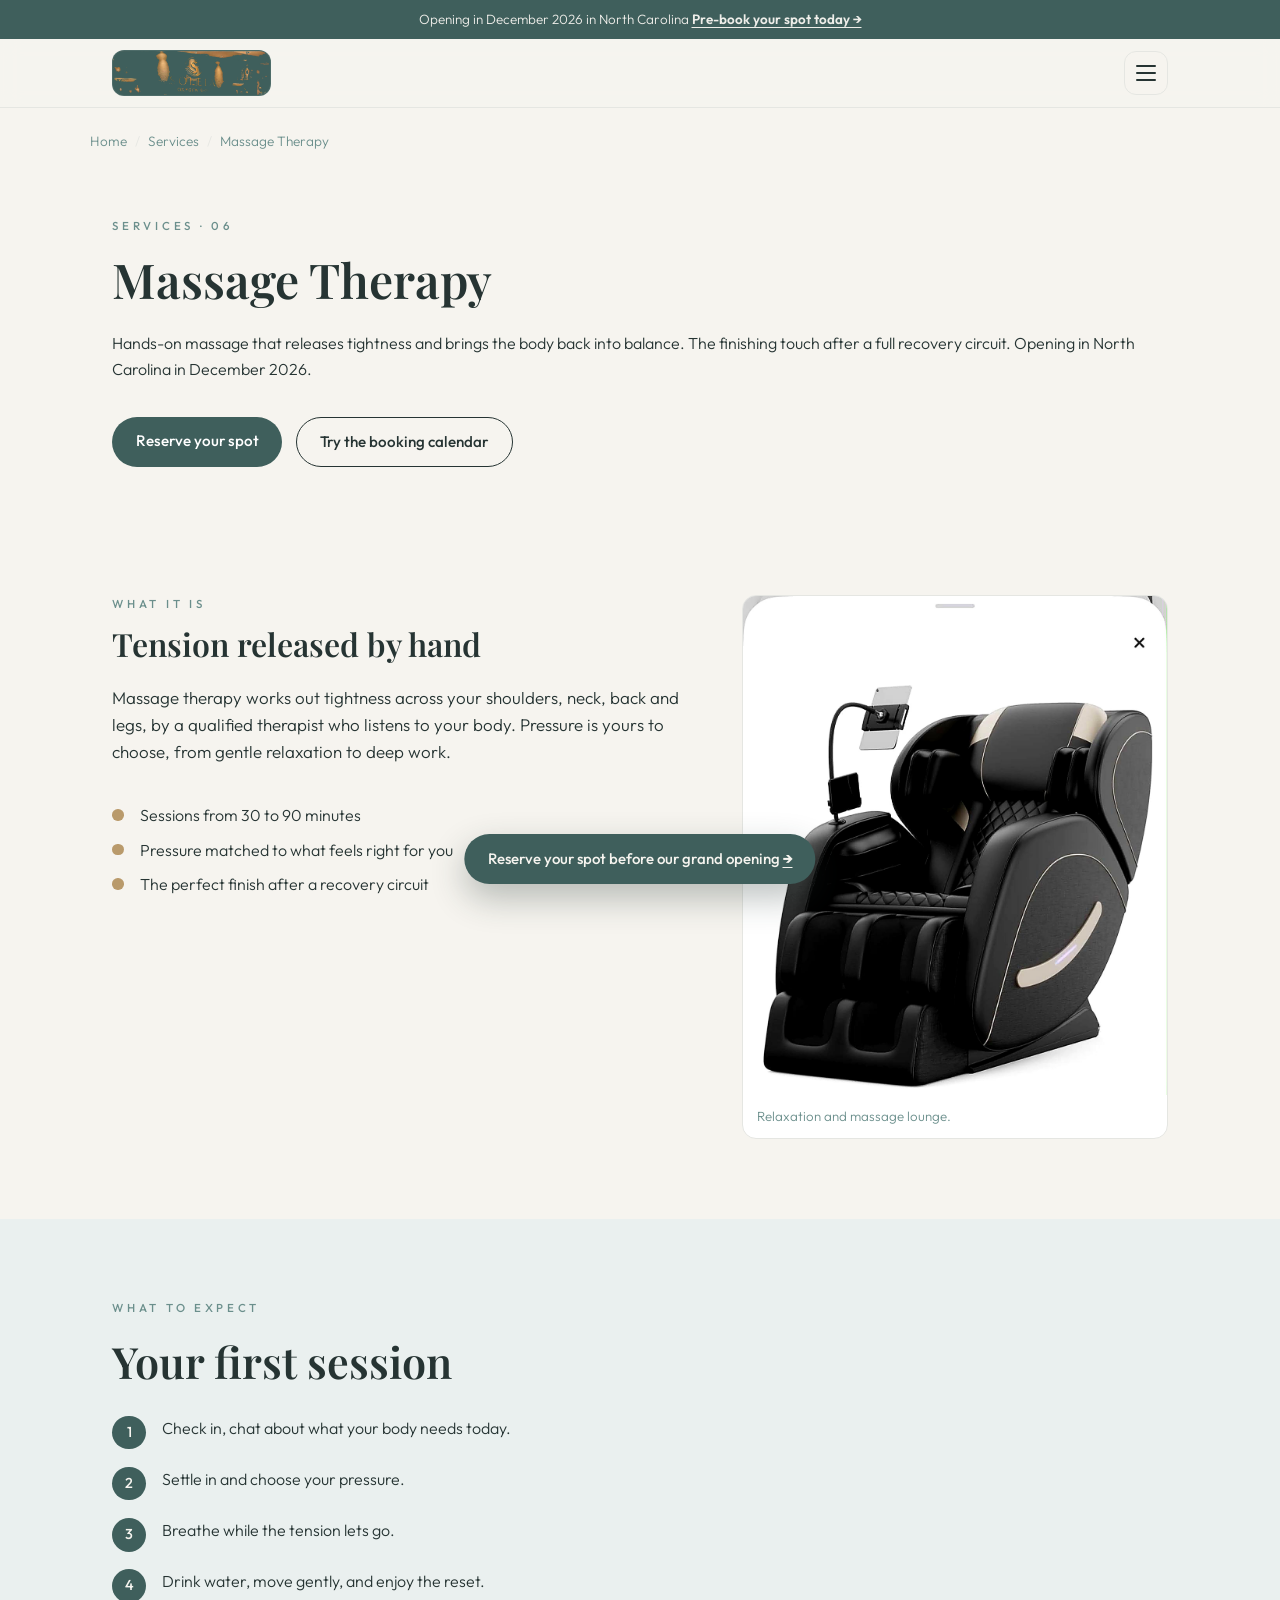
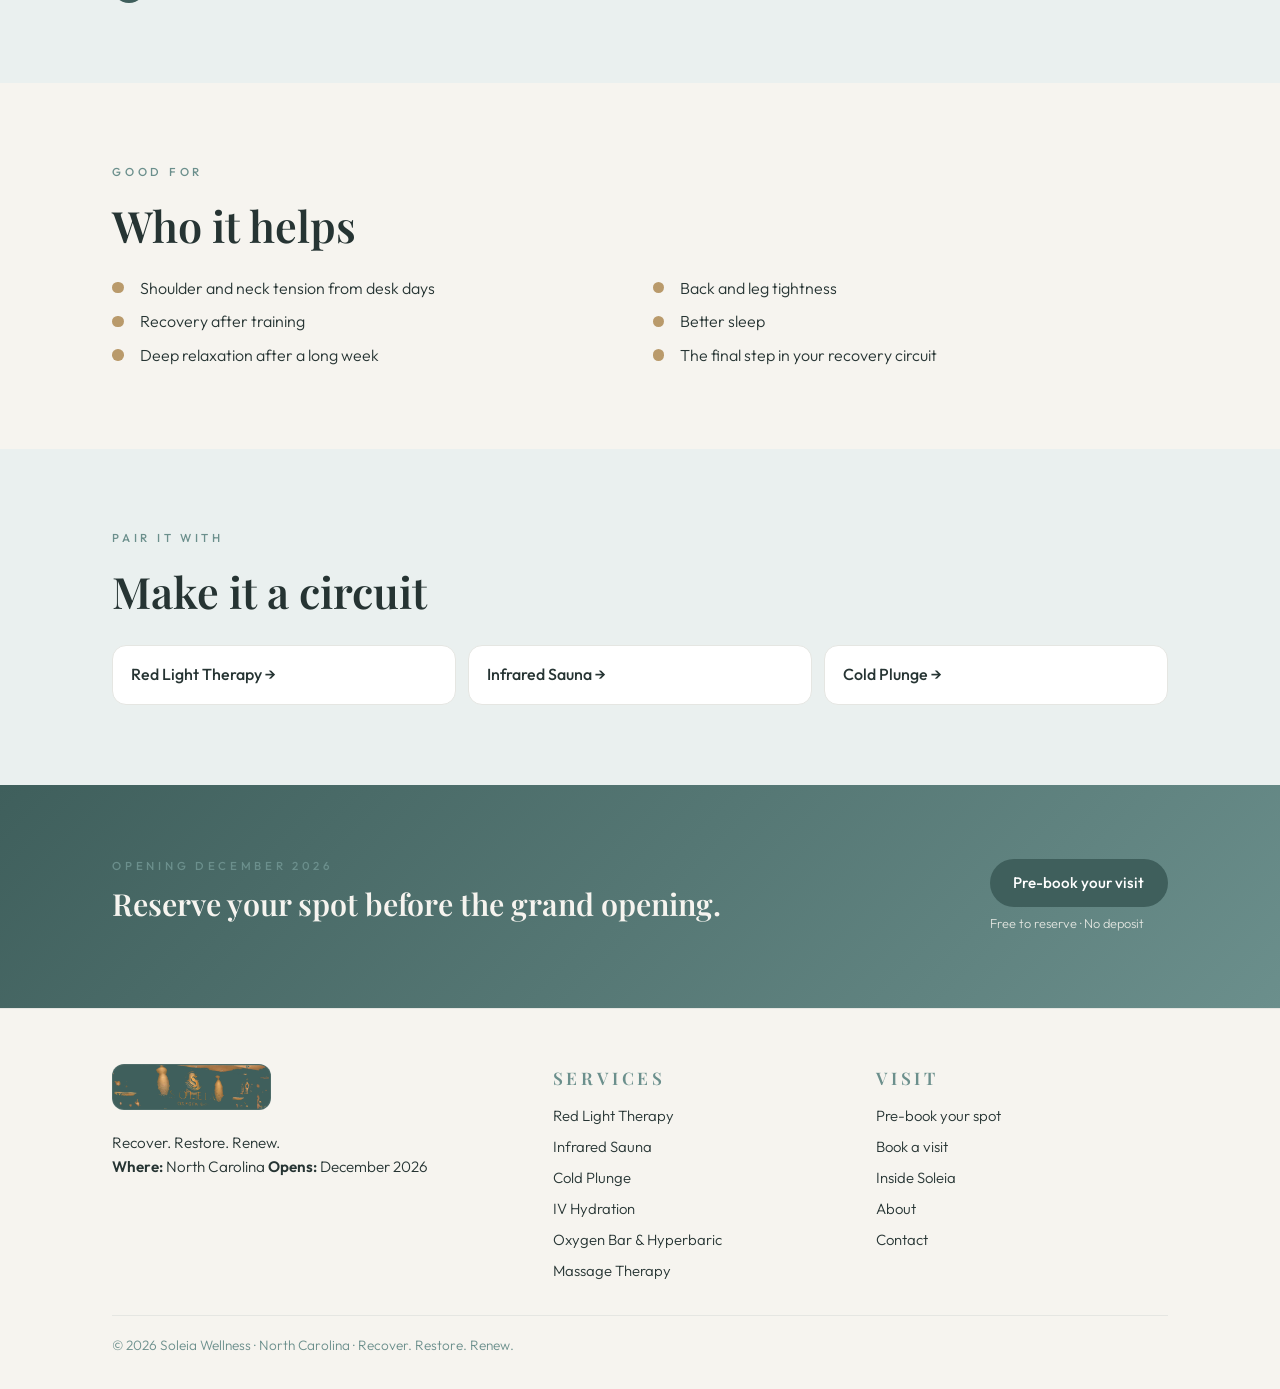
<file: massage.html>
<!doctype html>
<html lang="en">
<head>
<meta charset="utf-8">
<meta name="viewport" content="width=device-width, initial-scale=1, viewport-fit=cover">
<title>Massage Therapy in North Carolina | Soleia Wellness</title>
<meta name="description" content="Massage therapy in North Carolina, opening December 2026. Hands-on massage that releases tightness and brings the body back into balance. Reserve your spot at Soleia Wellness.">
<meta property="og:type" content="website">
<meta property="og:url" content="https://ari-builds.github.io/soleia-wellness/massage.html">
<meta property="og:title" content="Massage Therapy in North Carolina | Soleia Wellness">
<meta property="og:description" content="Hands-on massage to release tightness and restore balance. Opening December 2026 in North Carolina. Pre-book your spot.">
<meta property="og:image" content="https://ari-builds.github.io/soleia-wellness/assets/massage-chair-hd.jpg">
<link rel="canonical" href="https://ari-builds.github.io/soleia-wellness/massage.html">
<script type="application/ld+json">
{"@context":"https://schema.org","@graph":[
 {"@type":"Service","@id":"https://ari-builds.github.io/soleia-wellness/massage.html","name":"Massage Therapy","provider":{"@type":"WellnessCenter","name":"Soleia Wellness","url":"https://ari-builds.github.io/soleia-wellness/"},"serviceType":"Massage therapy","areaServed":"North Carolina","description":"Hands-on massage therapy for tension release and balance, opening December 2026 in North Carolina."},
 {"@type":"BreadcrumbList","itemListElement":[
   {"@type":"ListItem","position":1,"name":"Home","item":"https://ari-builds.github.io/soleia-wellness/"},
   {"@type":"ListItem","position":2,"name":"Services","item":"https://ari-builds.github.io/soleia-wellness/#services"},
   {"@type":"ListItem","position":3,"name":"Massage Therapy","item":"https://ari-builds.github.io/soleia-wellness/massage.html"}]}
]}
</script>
<link rel="preconnect" href="https://fonts.googleapis.com">
<link rel="preconnect" href="https://fonts.gstatic.com" crossorigin>
<link href="https://fonts.googleapis.com/css2?family=Playfair+Display:wght@500;600;700&family=Outfit:wght@300;400;500;600&display=swap" rel="stylesheet">
<link rel="stylesheet" href="assets/site.css">
</head>
<body data-page="massage">

<div id="site-head"></div>

<nav class="crumb inner" aria-label="Breadcrumb">
  <ol>
    <li><a href="index.html">Home</a></li>
    <li><a href="index.html#services">Services</a></li>
    <li aria-current="page">Massage Therapy</li>
  </ol>
</nav>

<header class="page-hero">
  <div class="inner">
    <p class="kicker">Services &middot; 06</p>
    <h1>Massage Therapy</h1>
    <p class="lead">Hands-on massage that releases tightness and brings the body back into balance. The finishing touch after a full recovery circuit. Opening in North Carolina in December 2026.</p>
    <div class="hero-cta">
      <a class="btn btn-cta" href="pre-book.html">Reserve your spot</a>
      <a class="btn btn-ghost" href="index.html#book">Try the booking calendar</a>
    </div>
  </div>
</header>

<section class="section-block" aria-label="What it is">
  <div class="section page-cols">
    <div class="page-main">
      <p class="kicker">What it is</p>
      <h2>Tension released by hand</h2>
      <p class="lead">Massage therapy works out tightness across your shoulders, neck, back and legs, by a qualified therapist who listens to your body. Pressure is yours to choose, from gentle relaxation to deep work.</p>
      <ul class="ticks">
        <li>Sessions from 30 to 90 minutes</li>
        <li>Pressure matched to what feels right for you</li>
        <li>The perfect finish after a recovery circuit</li>
      </ul>
    </div>
    <figure class="page-photo">
      <img src="assets/massage-chair-hd.jpg" alt="Zero-gravity massage chair at Soleia Wellness">
      <figcaption>Relaxation and massage lounge.</figcaption>
    </figure>
  </div>
</section>

<section class="section-block pale" aria-label="What to expect">
  <div class="section">
    <p class="kicker">What to expect</p>
    <h2>Your first session</h2>
    <ol class="steps">
      <li><span>1</span> Check in, chat about what your body needs today.</li>
      <li><span>2</span> Settle in and choose your pressure.</li>
      <li><span>3</span> Breathe while the tension lets go.</li>
      <li><span>4</span> Drink water, move gently, and enjoy the reset.</li>
    </ol>
  </div>
</section>

<section class="section-block" aria-label="Good for">
  <div class="section">
    <p class="kicker">Good for</p>
    <h2>Who it helps</h2>
    <ul class="ticks two">
      <li>Shoulder and neck tension from desk days</li>
      <li>Back and leg tightness</li>
      <li>Recovery after training</li>
      <li>Better sleep</li>
      <li>Deep relaxation after a long week</li>
      <li>The final step in your recovery circuit</li>
    </ul>
  </div>
</section>

<section class="section-block pale" aria-label="Pair it with">
  <div class="section">
    <p class="kicker">Pair it with</p>
    <h2>Make it a circuit</h2>
    <div class="cards-inline">
      <a href="red-light-therapy.html">Red Light Therapy &rarr;</a>
      <a href="infrared-sauna.html">Infrared Sauna &rarr;</a>
      <a href="cold-plunge.html">Cold Plunge &rarr;</a>
    </div>
  </div>
</section>

<section class="strip">
  <div class="inner">
    <div class="prebook-card">
      <div>
        <p class="kicker">Opening December 2026</p>
        <h2>Reserve your spot before the grand opening.</h2>
      </div>
      <div class="prebook-cta">
        <a class="btn btn-cta" href="pre-book.html">Pre-book your visit</a>
        <span class="prebook-note">Free to reserve &middot; No deposit</span>
      </div>
    </div>
  </div>
</section>

<div id="site-foot"></div>
<div id="site-cta"></div>
<script src="assets/common.js" defer></script>
</body>
</html>
</file>
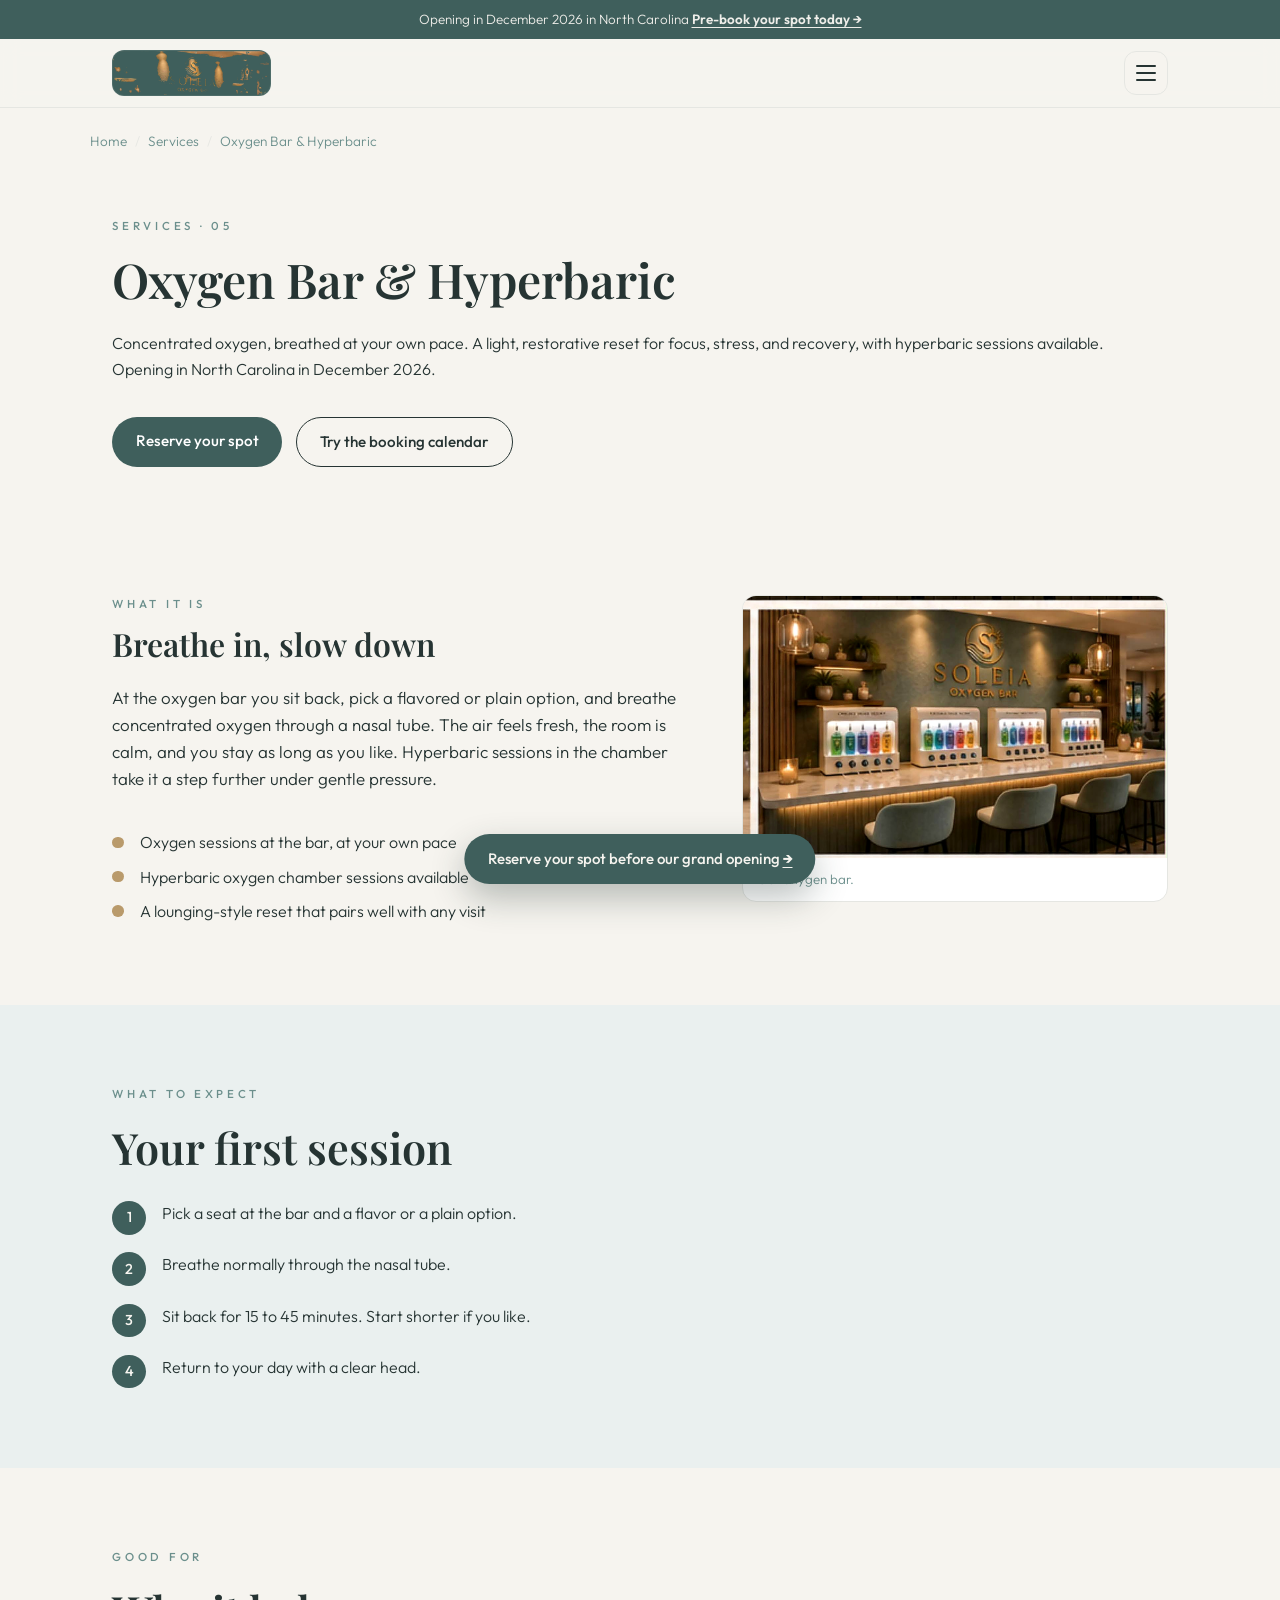
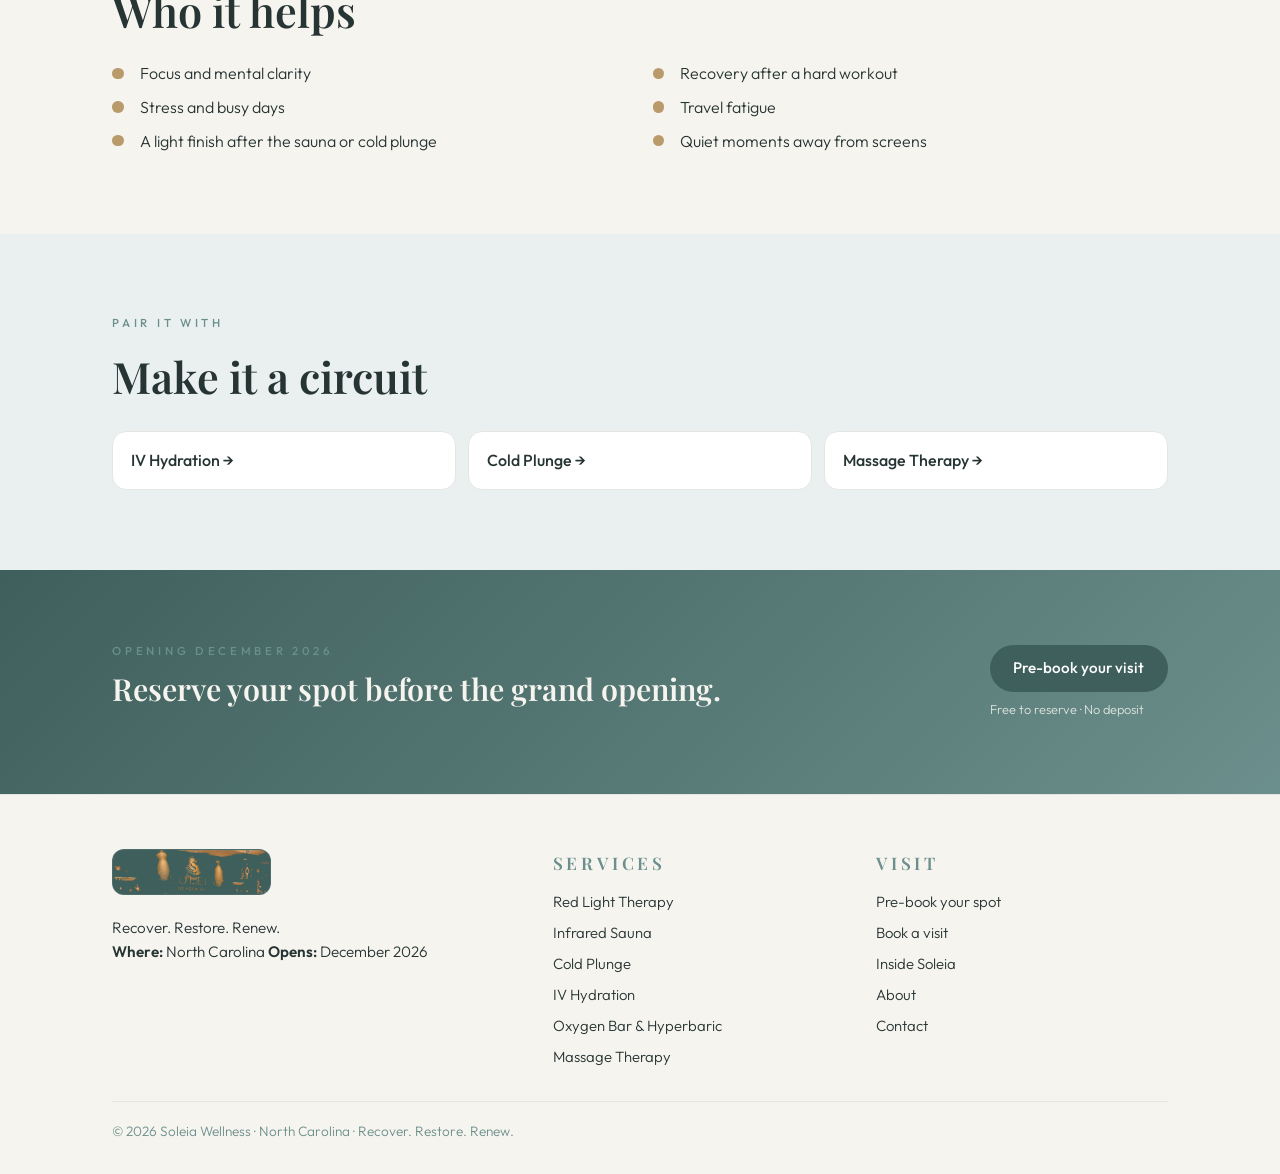
<file: oxygen-bar.html>
<!doctype html>
<html lang="en">
<head>
<meta charset="utf-8">
<meta name="viewport" content="width=device-width, initial-scale=1, viewport-fit=cover">
<title>Oxygen Bar & Hyperbaric in North Carolina | Soleia Wellness</title>
<meta name="description" content="Oxygen bar and hyperbaric oxygen in North Carolina, opening December 2026. Concentrated oxygen for focus, stress and recovery. Reserve your spot at Soleia Wellness.">
<meta property="og:type" content="website">
<meta property="og:url" content="https://ari-builds.github.io/soleia-wellness/oxygen-bar.html">
<meta property="og:title" content="Oxygen Bar & Hyperbaric in North Carolina | Soleia Wellness">
<meta property="og:description" content="Concentrated oxygen, breathed at your own pace. Opening December 2026 in North Carolina. Pre-book your spot.">
<meta property="og:image" content="https://ari-builds.github.io/soleia-wellness/assets/oxygen-bar-hd.jpg">
<link rel="canonical" href="https://ari-builds.github.io/soleia-wellness/oxygen-bar.html">
<script type="application/ld+json">
{"@context":"https://schema.org","@graph":[
 {"@type":"Service","@id":"https://ari-builds.github.io/soleia-wellness/oxygen-bar.html","name":"Oxygen Bar and Hyperbaric","provider":{"@type":"WellnessCenter","name":"Soleia Wellness","url":"https://ari-builds.github.io/soleia-wellness/"},"serviceType":"Oxygen bar and hyperbaric oxygen","areaServed":"North Carolina","description":"Concentrated oxygen at the bar and hyperbaric oxygen sessions, opening December 2026 in North Carolina."},
 {"@type":"BreadcrumbList","itemListElement":[
   {"@type":"ListItem","position":1,"name":"Home","item":"https://ari-builds.github.io/soleia-wellness/"},
   {"@type":"ListItem","position":2,"name":"Services","item":"https://ari-builds.github.io/soleia-wellness/#services"},
   {"@type":"ListItem","position":3,"name":"Oxygen Bar & Hyperbaric","item":"https://ari-builds.github.io/soleia-wellness/oxygen-bar.html"}]}
]}
</script>
<link rel="preconnect" href="https://fonts.googleapis.com">
<link rel="preconnect" href="https://fonts.gstatic.com" crossorigin>
<link href="https://fonts.googleapis.com/css2?family=Playfair+Display:wght@500;600;700&family=Outfit:wght@300;400;500;600&display=swap" rel="stylesheet">
<link rel="stylesheet" href="assets/site.css">
</head>
<body data-page="oxygen-bar">

<div id="site-head"></div>

<nav class="crumb inner" aria-label="Breadcrumb">
  <ol>
    <li><a href="index.html">Home</a></li>
    <li><a href="index.html#services">Services</a></li>
    <li aria-current="page">Oxygen Bar &amp; Hyperbaric</li>
  </ol>
</nav>

<header class="page-hero">
  <div class="inner">
    <p class="kicker">Services &middot; 05</p>
    <h1>Oxygen Bar &amp; Hyperbaric</h1>
    <p class="lead">Concentrated oxygen, breathed at your own pace. A light, restorative reset for focus, stress, and recovery, with hyperbaric sessions available. Opening in North Carolina in December 2026.</p>
    <div class="hero-cta">
      <a class="btn btn-cta" href="pre-book.html">Reserve your spot</a>
      <a class="btn btn-ghost" href="index.html#book">Try the booking calendar</a>
    </div>
  </div>
</header>

<section class="section-block" aria-label="What it is">
  <div class="section page-cols">
    <div class="page-main">
      <p class="kicker">What it is</p>
      <h2>Breathe in, slow down</h2>
      <p class="lead">At the oxygen bar you sit back, pick a flavored or plain option, and breathe concentrated oxygen through a nasal tube. The air feels fresh, the room is calm, and you stay as long as you like. Hyperbaric sessions in the chamber take it a step further under gentle pressure.</p>
      <ul class="ticks">
        <li>Oxygen sessions at the bar, at your own pace</li>
        <li>Hyperbaric oxygen chamber sessions available</li>
        <li>A lounging-style reset that pairs well with any visit</li>
      </ul>
    </div>
    <figure class="page-photo">
      <img src="assets/oxygen-bar-hd.jpg" alt="Oxygen bar at Soleia Wellness">
      <figcaption>Our oxygen bar.</figcaption>
    </figure>
  </div>
</section>

<section class="section-block pale" aria-label="What to expect">
  <div class="section">
    <p class="kicker">What to expect</p>
    <h2>Your first session</h2>
    <ol class="steps">
      <li><span>1</span> Pick a seat at the bar and a flavor or a plain option.</li>
      <li><span>2</span> Breathe normally through the nasal tube.</li>
      <li><span>3</span> Sit back for 15 to 45 minutes. Start shorter if you like.</li>
      <li><span>4</span> Return to your day with a clear head.</li>
    </ol>
  </div>
</section>

<section class="section-block" aria-label="Good for">
  <div class="section">
    <p class="kicker">Good for</p>
    <h2>Who it helps</h2>
    <ul class="ticks two">
      <li>Focus and mental clarity</li>
      <li>Recovery after a hard workout</li>
      <li>Stress and busy days</li>
      <li>Travel fatigue</li>
      <li>A light finish after the sauna or cold plunge</li>
      <li>Quiet moments away from screens</li>
    </ul>
  </div>
</section>

<section class="section-block pale" aria-label="Pair it with">
  <div class="section">
    <p class="kicker">Pair it with</p>
    <h2>Make it a circuit</h2>
    <div class="cards-inline">
      <a href="iv-hydration.html">IV Hydration &rarr;</a>
      <a href="cold-plunge.html">Cold Plunge &rarr;</a>
      <a href="massage.html">Massage Therapy &rarr;</a>
    </div>
  </div>
</section>

<section class="strip">
  <div class="inner">
    <div class="prebook-card">
      <div>
        <p class="kicker">Opening December 2026</p>
        <h2>Reserve your spot before the grand opening.</h2>
      </div>
      <div class="prebook-cta">
        <a class="btn btn-cta" href="pre-book.html">Pre-book your visit</a>
        <span class="prebook-note">Free to reserve &middot; No deposit</span>
      </div>
    </div>
  </div>
</section>

<div id="site-foot"></div>
<div id="site-cta"></div>
<script src="assets/common.js" defer></script>
</body>
</html>
</file>
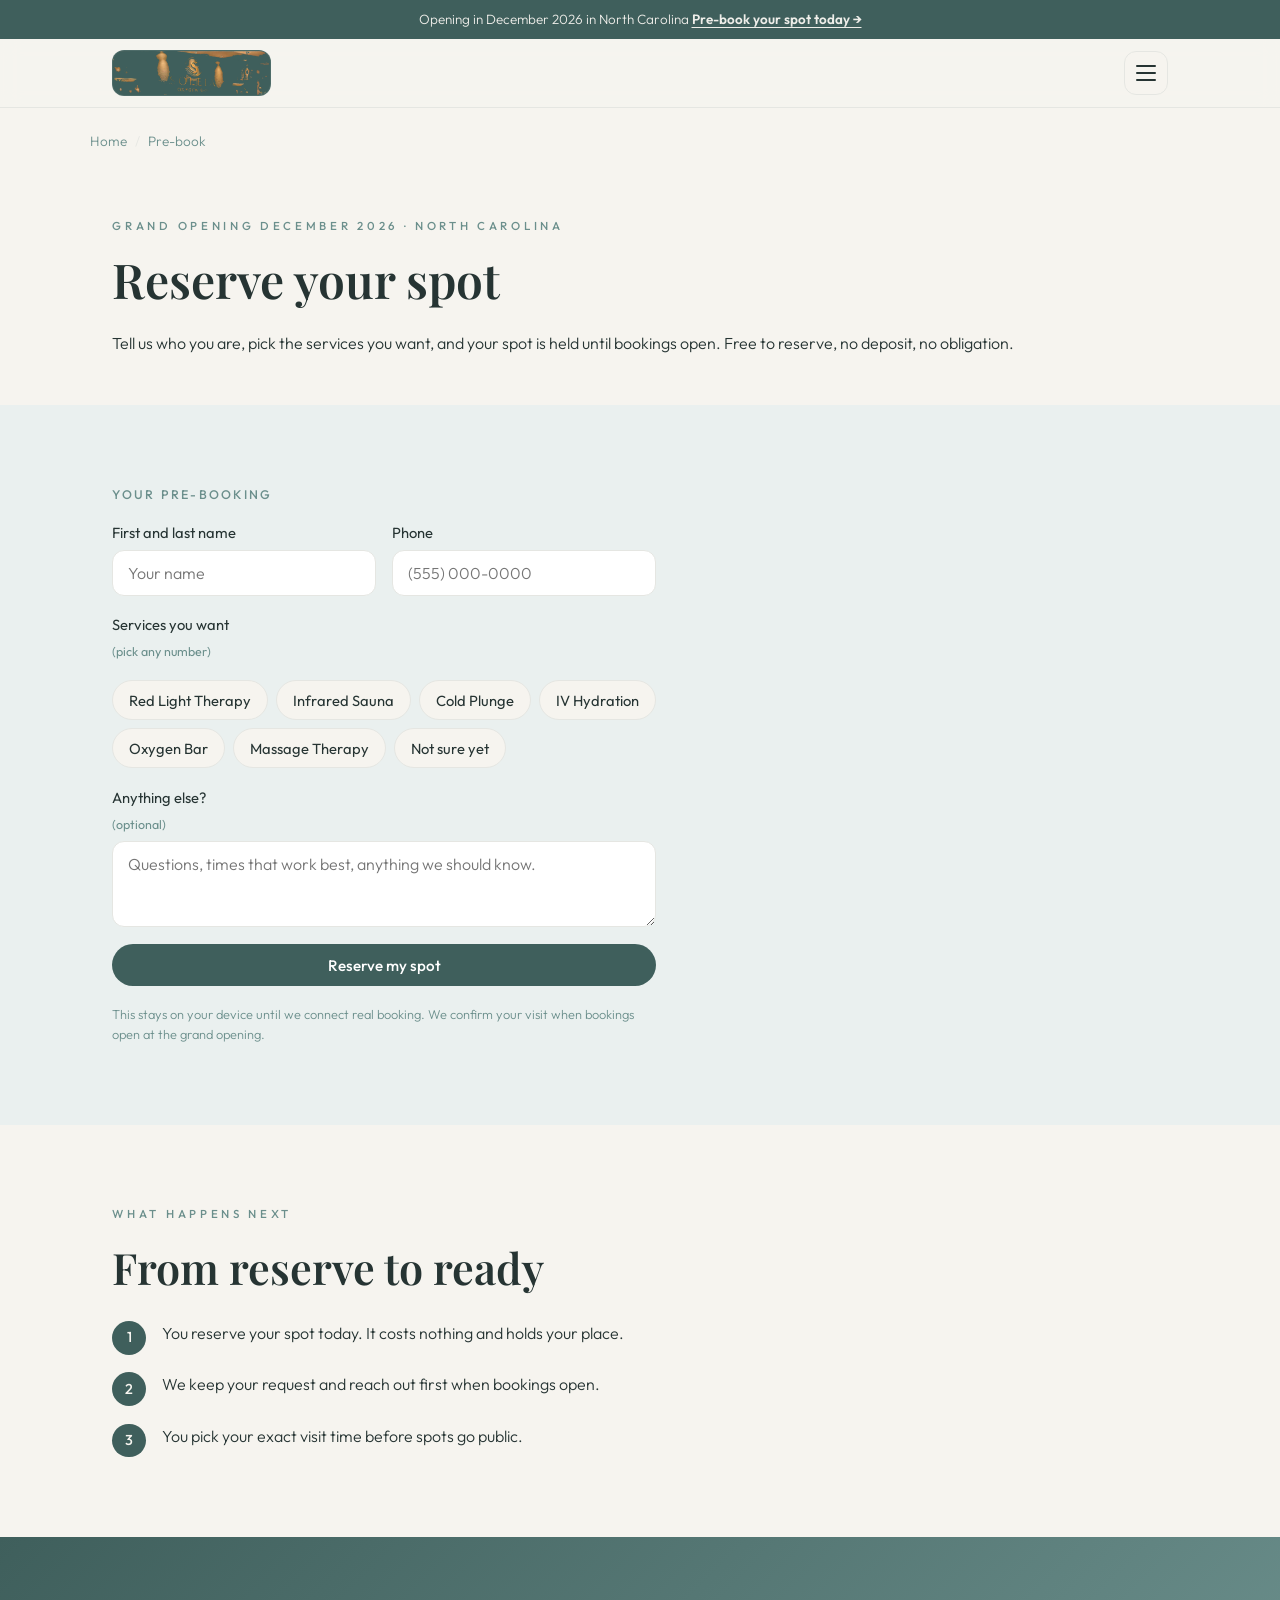
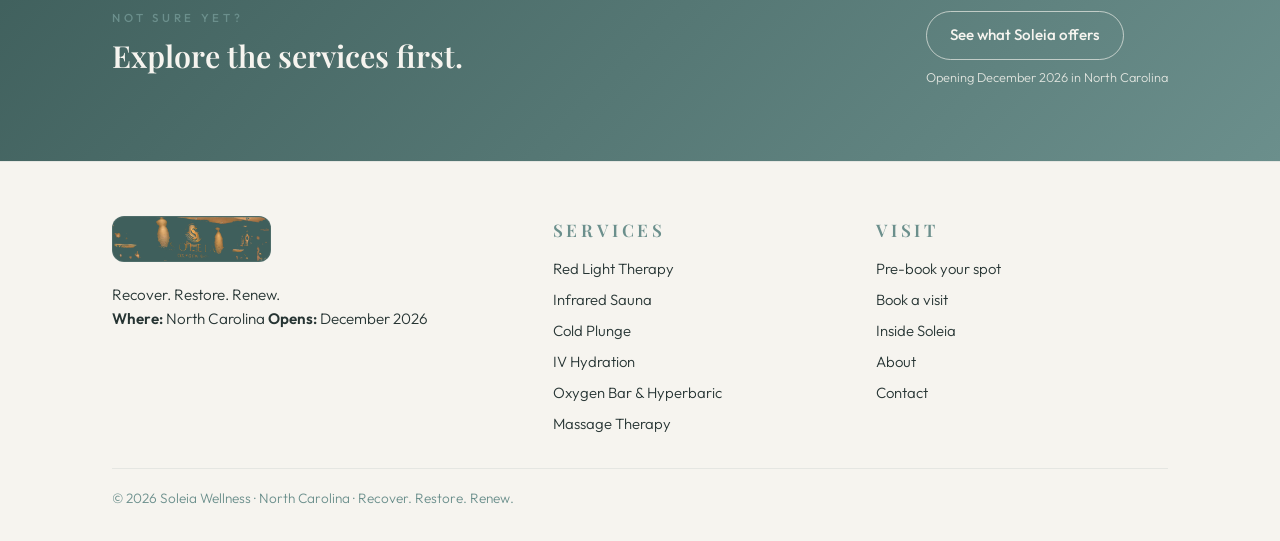
<file: pre-book.html>
<!doctype html>
<html lang="en">
<head>
<meta charset="utf-8">
<meta name="viewport" content="width=device-width, initial-scale=1, viewport-fit=cover">
<title>Pre-book Your Spot | Soleia Wellness</title>
<meta name="description" content="Pre-book your spot at Soleia Wellness before the grand opening in December 2026 in North Carolina. Free to reserve, no deposit, no obligation. Leave your name, phone number and the services you want.">
<meta property="og:type" content="website">
<meta property="og:url" content="https://ari-builds.github.io/soleia-wellness/pre-book.html">
<meta property="og:title" content="Pre-book Your Spot | Soleia Wellness">
<meta property="og:description" content="Reserve your spot before our December 2026 grand opening in North Carolina. Free to reserve, no deposit, no obligation.">
<meta property="og:image" content="https://ari-builds.github.io/soleia-wellness/assets/oxygen-bar-hd.jpg">
<link rel="canonical" href="https://ari-builds.github.io/soleia-wellness/pre-book.html">
<script type="application/ld+json">
{"@context":"https://schema.org","@graph":[
 {"@type":"Service","@id":"https://ari-builds.github.io/soleia-wellness/pre-book.html","name":"Soleia Wellness pre-booking","provider":{"@type":"WellnessCenter","name":"Soleia Wellness","url":"https://ari-builds.github.io/soleia-wellness/"},"serviceType":"Wellness pre-booking","areaServed":"North Carolina","description":"Free, no-deposit pre-booking for red light therapy, infrared sauna, cold plunge, IV hydration, oxygen bar and massage at Soleia Wellness, opening December 2026."},
 {"@type":"FAQPage","mainEntity":[
   {"@type":"Question","name":"Is pre-booking really free?","acceptedAnswer":{"@type":"Answer","text":"Yes. Reserving a spot is free, with no deposit and no obligation."}},
   {"@type":"Question","name":"What happens after I pre-book?","acceptedAnswer":{"@type":"Answer","text":"Your spot is held. When bookings officially open at the grand opening, we reach out to confirm your visit."}}]
}]}
</script>
<link rel="preconnect" href="https://fonts.googleapis.com">
<link rel="preconnect" href="https://fonts.gstatic.com" crossorigin>
<link href="https://fonts.googleapis.com/css2?family=Playfair+Display:wght@500;600;700&family=Outfit:wght@300;400;500;600&display=swap" rel="stylesheet">
<link rel="stylesheet" href="assets/site.css">
</head>
<body data-page="pre-book">

<div id="site-head"></div>

<nav class="crumb inner" aria-label="Breadcrumb">
  <ol>
    <li><a href="index.html">Home</a></li>
    <li aria-current="page">Pre-book</li>
  </ol>
</nav>

<header class="page-hero">
  <div class="inner">
    <p class="kicker">Grand opening December 2026 &middot; North Carolina</p>
    <h1>Reserve your spot</h1>
    <p class="lead">Tell us who you are, pick the services you want, and your spot is held until bookings open. Free to reserve, no deposit, no obligation.</p>
  </div>
</header>

<section class="section-block pale" aria-label="Pre-booking form">
  <div class="section">
    <div id="preShell">
      <div id="preStepForm">
        <p class="step-label">Your pre-booking</p>
        <form id="preForm" class="pre-form" novalidate>
          <div class="pre-cols">
            <label>First and last name <input id="pName" type="text" placeholder="Your name" required></label>
            <label>Phone <input id="pPhone" type="tel" placeholder="(555) 000-0000" required></label>
          </div>
          <label>Services you want <small>(pick any number)</small></label>
          <div class="chips pre-chips" id="preChips"></div>
          <label>Anything else? <small>(optional)</small> <textarea id="pNotes" rows="3" placeholder="Questions, times that work best, anything we should know."></textarea></label>
          <button class="btn btn-cta" type="submit">Reserve my spot</button>
          <p class="pre-note">This stays on your device until we connect real booking. We confirm your visit when bookings open at the grand opening.</p>
        </form>
      </div>

      <div id="preStepDone" hidden>
        <div class="done-check">&#10003;</div>
        <h3>You're on the list</h3>
        <p>Your spot is held. We will reach out to confirm your visit as soon as bookings open at the grand opening. A copy of your request is saved on this device.</p>
        <div class="done-actions">
          <a class="btn btn-cta" href="index.html#book">Try the visit planner</a>
          <a class="btn btn-ghost" href="index.html">Back to home</a>
        </div>
      </div>
    </div>
  </div>
</section>

<section class="section-block" aria-label="What happens next">
  <div class="section">
    <p class="kicker">What happens next</p>
    <h2>From reserve to ready</h2>
    <ol class="steps">
      <li><span>1</span> You reserve your spot today. It costs nothing and holds your place.</li>
      <li><span>2</span> We keep your request and reach out first when bookings open.</li>
      <li><span>3</span> You pick your exact visit time before spots go public.</li>
    </ol>
  </div>
</section>

<section class="strip">
  <div class="inner">
    <div class="prebook-card">
      <div>
        <p class="kicker">Not sure yet?</p>
        <h2>Explore the services first.</h2>
      </div>
      <div class="prebook-cta">
        <a class="btn btn-ghost" href="index.html#services">See what Soleia offers</a>
        <span class="prebook-note">Opening December 2026 in North Carolina</span>
      </div>
    </div>
  </div>
</section>

<div id="site-foot"></div>
<script src="assets/prebook.js" defer></script>
<script src="assets/common.js" defer></script>
</body>
</html>
</file>
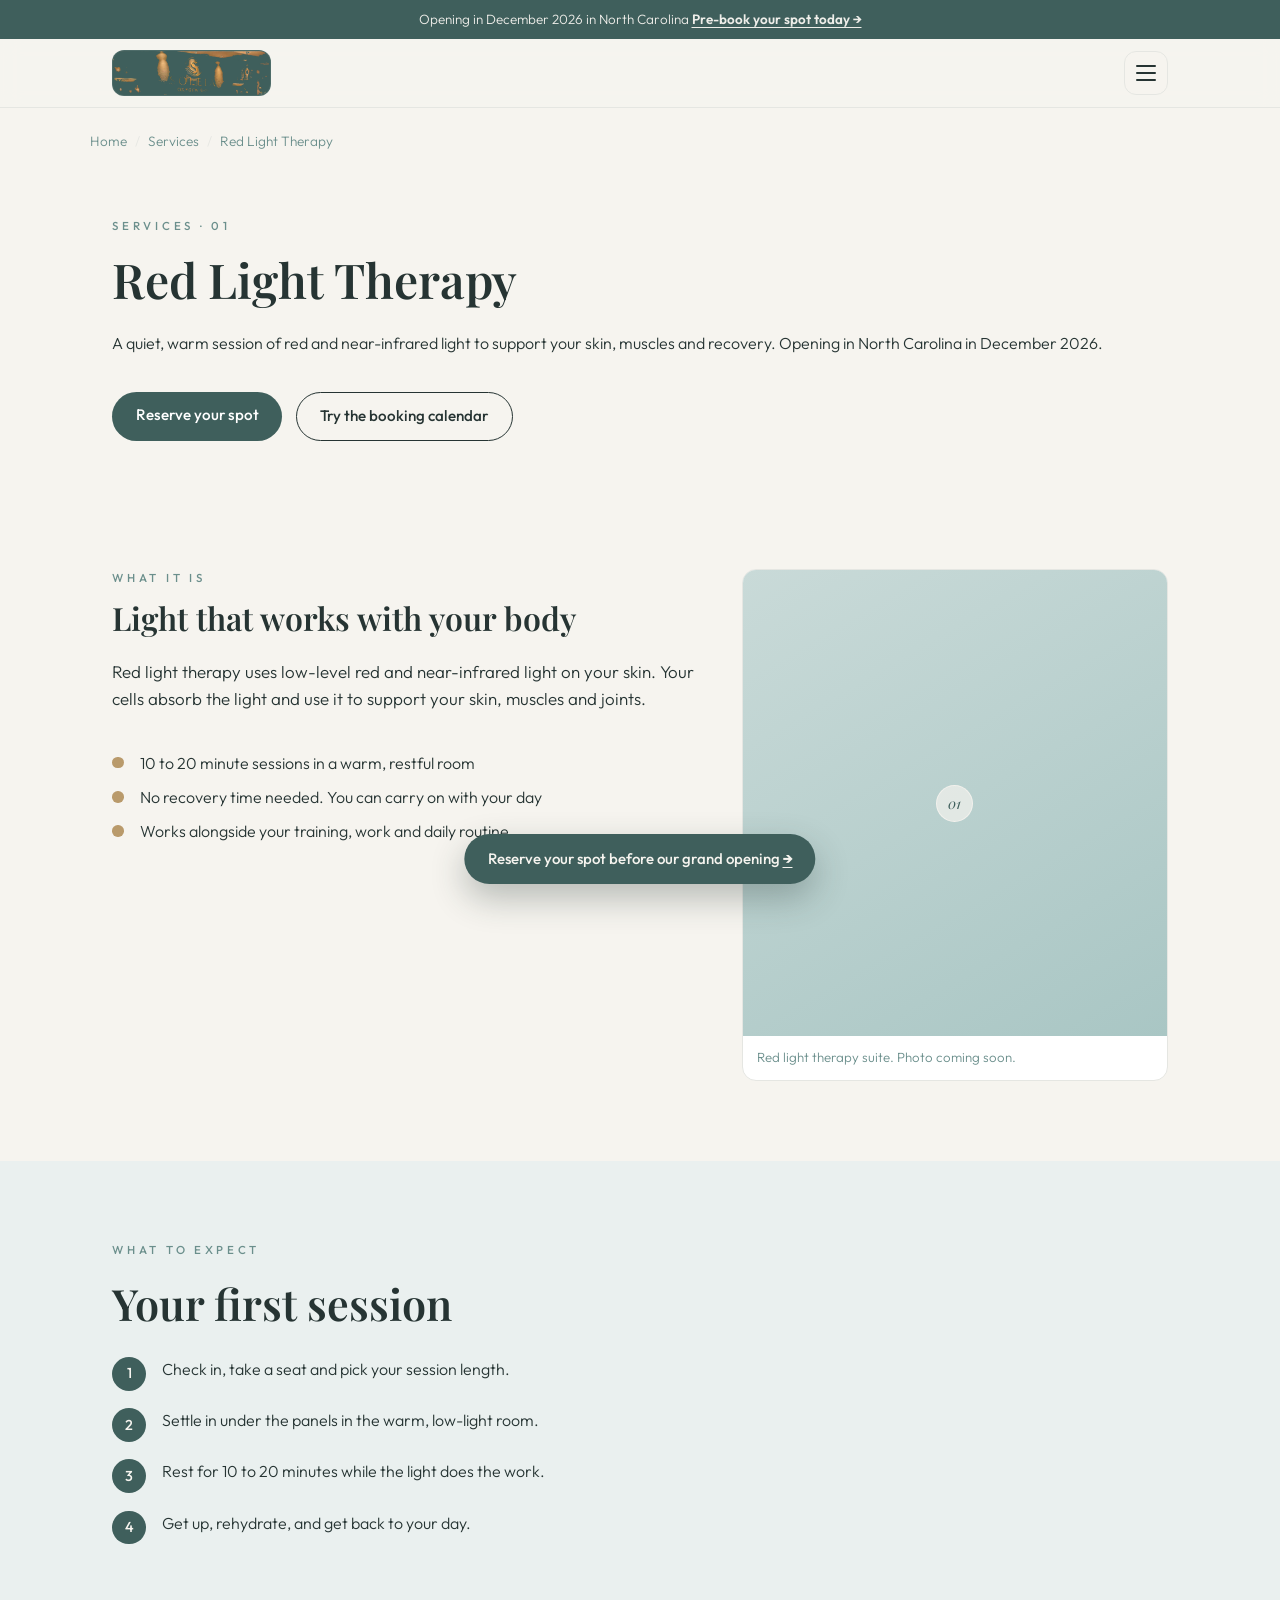
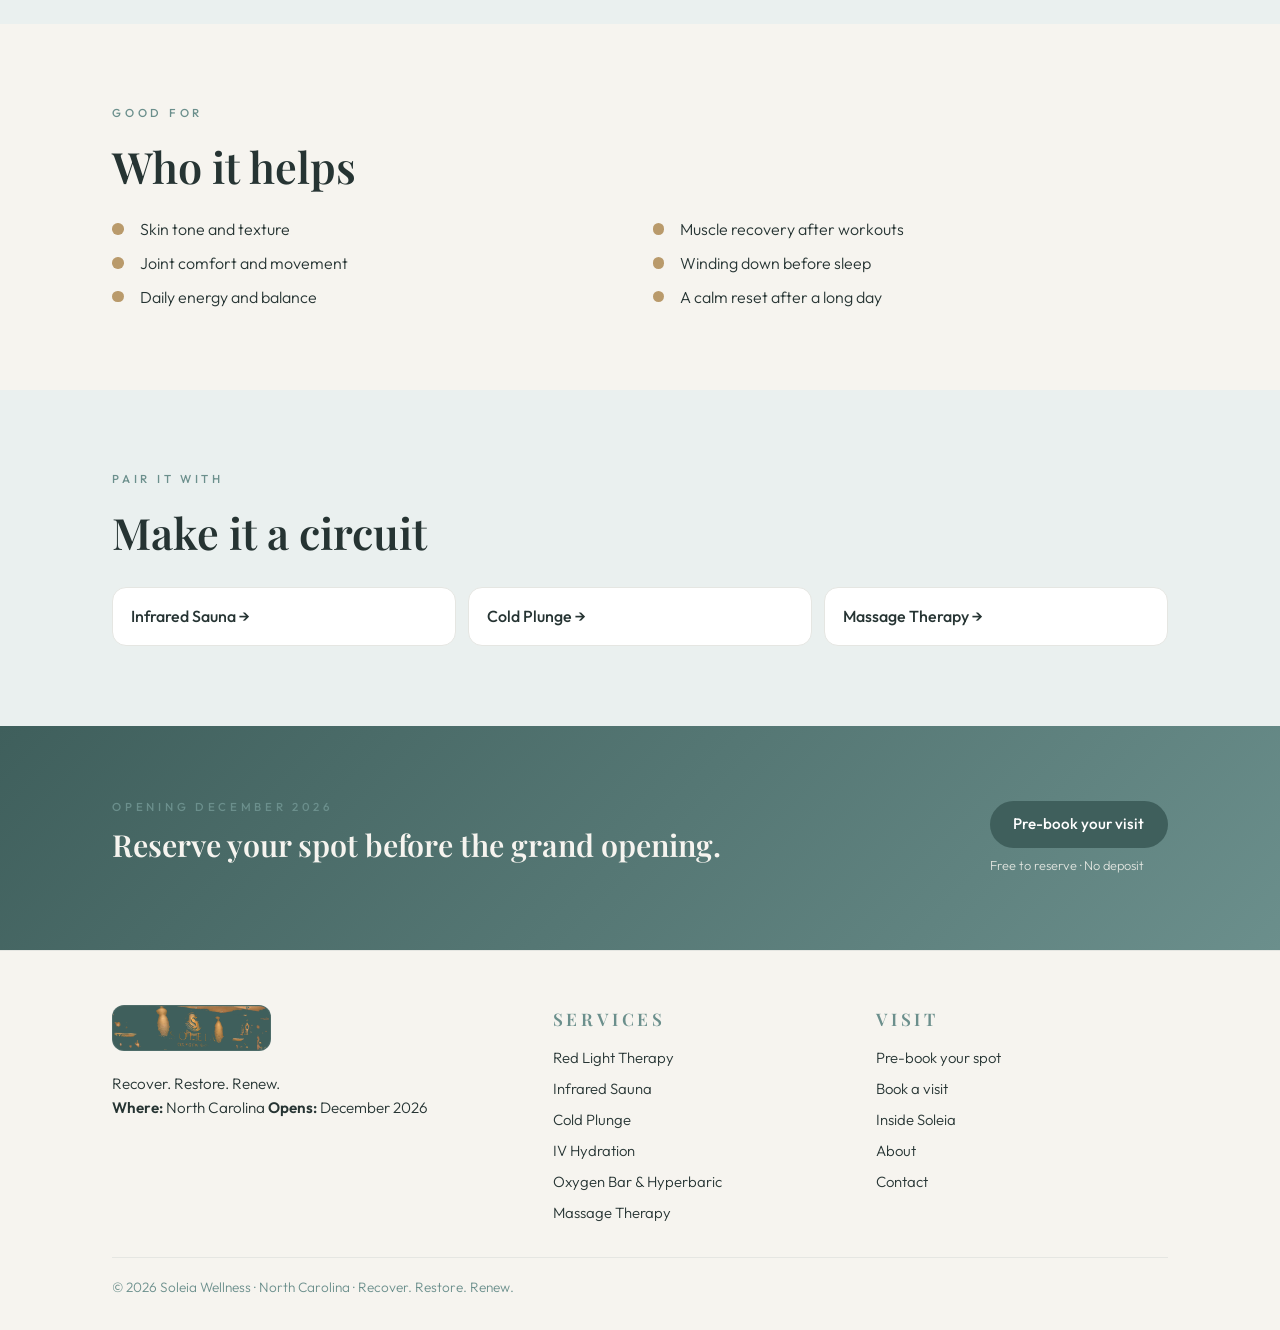
<file: red-light-therapy.html>
<!doctype html>
<html lang="en">
<head>
<meta charset="utf-8">
<meta name="viewport" content="width=device-width, initial-scale=1, viewport-fit=cover">
<title>Red Light Therapy in North Carolina | Soleia Wellness</title>
<meta name="description" content="Red light therapy in North Carolina, opening December 2026. Red and near-infrared light to support skin, muscle and daily recovery. Reserve your spot at Soleia Wellness.">
<meta property="og:type" content="website">
<meta property="og:url" content="https://ari-builds.github.io/soleia-wellness/red-light-therapy.html">
<meta property="og:title" content="Red Light Therapy in North Carolina | Soleia Wellness">
<meta property="og:description" content="Red and near-infrared light to support skin, muscle and recovery. Opening December 2026 in North Carolina. Pre-book your spot.">
<meta property="og:image" content="https://ari-builds.github.io/soleia-wellness/assets/oxygen-bar-hd.jpg">
<link rel="canonical" href="https://ari-builds.github.io/soleia-wellness/red-light-therapy.html">
<script type="application/ld+json">
{"@context":"https://schema.org","@graph":[
 {"@type":"Service","@id":"https://ari-builds.github.io/soleia-wellness/red-light-therapy.html","name":"Red Light Therapy","provider":{"@type":"WellnessCenter","name":"Soleia Wellness","url":"https://ari-builds.github.io/soleia-wellness/"},"serviceType":"Red light therapy","areaServed":"North Carolina","description":"Red and near-infrared light therapy sessions for skin, muscle and recovery, opening December 2026 in North Carolina."},
 {"@type":"BreadcrumbList","itemListElement":[
   {"@type":"ListItem","position":1,"name":"Home","item":"https://ari-builds.github.io/soleia-wellness/"},
   {"@type":"ListItem","position":2,"name":"Services","item":"https://ari-builds.github.io/soleia-wellness/#services"},
   {"@type":"ListItem","position":3,"name":"Red Light Therapy","item":"https://ari-builds.github.io/soleia-wellness/red-light-therapy.html"}]}
]}
</script>
<link rel="preconnect" href="https://fonts.googleapis.com">
<link rel="preconnect" href="https://fonts.gstatic.com" crossorigin>
<link href="https://fonts.googleapis.com/css2?family=Playfair+Display:wght@500;600;700&family=Outfit:wght@300;400;500;600&display=swap" rel="stylesheet">
<link rel="stylesheet" href="assets/site.css">
</head>
<body data-page="red-light-therapy">

<div id="site-head"></div>

<nav class="crumb inner" aria-label="Breadcrumb">
  <ol>
    <li><a href="index.html">Home</a></li>
    <li><a href="index.html#services">Services</a></li>
    <li aria-current="page">Red Light Therapy</li>
  </ol>
</nav>

<header class="page-hero">
  <div class="inner">
    <p class="kicker">Services &middot; 01</p>
    <h1>Red Light Therapy</h1>
    <p class="lead">A quiet, warm session of red and near-infrared light to support your skin, muscles and recovery. Opening in North Carolina in December 2026.</p>
    <div class="hero-cta">
      <a class="btn btn-cta" href="pre-book.html">Reserve your spot</a>
      <a class="btn btn-ghost" href="index.html#book">Try the booking calendar</a>
    </div>
  </div>
</header>

<section class="section-block" aria-label="What it is">
  <div class="section page-cols">
    <div class="page-main">
      <p class="kicker">What it is</p>
      <h2>Light that works with your body</h2>
      <p class="lead">Red light therapy uses low-level red and near-infrared light on your skin. Your cells absorb the light and use it to support your skin, muscles and joints.</p>
      <ul class="ticks">
        <li>10 to 20 minute sessions in a warm, restful room</li>
        <li>No recovery time needed. You can carry on with your day</li>
        <li>Works alongside your training, work and daily routine</li>
      </ul>
    </div>
    <figure class="page-photo">
      <div class="card-img ph ph-1 big"><span class="num-in">01</span></div>
      <figcaption>Red light therapy suite. Photo coming soon.</figcaption>
    </figure>
  </div>
</section>

<section class="section-block pale" aria-label="What to expect">
  <div class="section">
    <p class="kicker">What to expect</p>
    <h2>Your first session</h2>
    <ol class="steps">
      <li><span>1</span> Check in, take a seat and pick your session length.</li>
      <li><span>2</span> Settle in under the panels in the warm, low-light room.</li>
      <li><span>3</span> Rest for 10 to 20 minutes while the light does the work.</li>
      <li><span>4</span> Get up, rehydrate, and get back to your day.</li>
    </ol>
  </div>
</section>

<section class="section-block" aria-label="Good for">
  <div class="section">
    <p class="kicker">Good for</p>
    <h2>Who it helps</h2>
    <ul class="ticks two">
      <li>Skin tone and texture</li>
      <li>Muscle recovery after workouts</li>
      <li>Joint comfort and movement</li>
      <li>Winding down before sleep</li>
      <li>Daily energy and balance</li>
      <li>A calm reset after a long day</li>
    </ul>
  </div>
</section>

<section class="section-block pale" aria-label="Pair it with">
  <div class="section">
    <p class="kicker">Pair it with</p>
    <h2>Make it a circuit</h2>
    <div class="cards-inline">
      <a href="infrared-sauna.html">Infrared Sauna &rarr;</a>
      <a href="cold-plunge.html">Cold Plunge &rarr;</a>
      <a href="massage.html">Massage Therapy &rarr;</a>
    </div>
  </div>
</section>

<section class="strip">
  <div class="inner">
    <div class="prebook-card">
      <div>
        <p class="kicker">Opening December 2026</p>
        <h2>Reserve your spot before the grand opening.</h2>
      </div>
      <div class="prebook-cta">
        <a class="btn btn-cta" href="pre-book.html">Pre-book your visit</a>
        <span class="prebook-note">Free to reserve &middot; No deposit</span>
      </div>
    </div>
  </div>
</section>

<div id="site-foot"></div>
<div id="site-cta"></div>
<script src="assets/common.js" defer></script>
</body>
</html>
</file>
<file: assets/site.css>
/* Soleia Wellness - Recovery, Restoration & Renewal
   Palette: muted teal, pale blue, off-white, light gray, weathered wood, brass. */

:root {
  --bg: #f6f4ef;
  --pale: #eaf0ef;
  --blue: #a7bdc2;
  --teal: #6b8f8c;
  --teal-deep: #3f5f5c;
  --ink: #263433;
  --gray: #e5e6e2;
  --gold: #b99a6b;
  --font-d: "Playfair Display", Georgia, serif;
  --font-b: "Outfit", system-ui, sans-serif;
  --rad: 14px;
  --shadow: 0 10px 30px rgba(38, 52, 51, .06);
  --shadow-hover: 0 18px 42px rgba(38, 52, 51, .12);
}

* { margin: 0; padding: 0; box-sizing: border-box; }
html { scroll-behavior: smooth; }
body {
  font-family: var(--font-b);
  background: var(--bg);
  color: var(--ink);
  line-height: 1.6;
  font-weight: 300;
  overflow-x: hidden;
}
img { max-width: 100%; display: block; }
a { color: inherit; text-decoration: none; }
button { font-family: inherit; cursor: pointer; }

.inner { max-width: 1100px; margin: 0 auto; padding: 0 1.4rem; }
.section { max-width: 1100px; margin: 0 auto; padding: 0 1.4rem; }

/* ---- brand / logo ---- */
.logo-img {
  height: 46px;
  width: auto;
  border-radius: 12px;
  background: var(--teal-deep);
  border: 1px solid rgba(255, 255, 255, .08);
}
@media (max-width: 520px) { .logo-img { height: 38px; } }

/* ---- top nav ---- */
.top {
  position: sticky; top: 0; z-index: 30;
  background: rgba(246, 244, 239, .9);
  backdrop-filter: blur(10px);
  -webkit-backdrop-filter: blur(10px);
  border-bottom: 1px solid var(--gray);
  transition: box-shadow .25s ease;
}
.top.scrolled { box-shadow: 0 8px 24px rgba(38, 52, 51, .08); }
.top .inner {
  display: flex; align-items: center; justify-content: space-between;
  padding-top: .7rem; padding-bottom: .7rem;
}
.main { display: flex; align-items: center; gap: 1.2rem; }
.main a:not(.btn) { font-weight: 400; font-size: .95rem; }
.main a:not(.btn):hover { color: var(--teal-deep); }

.btn {
  display: inline-block; padding: .72rem 1.45rem; border-radius: 999px;
  font-weight: 500; font-size: .95rem; border: none; background: none;
  transition: transform .15s ease, box-shadow .15s ease, background .15s ease, color .15s ease;
}
.btn:active { transform: scale(.96); }
.btn-cta { background: var(--teal-deep); color: #fff; }
.btn-cta:hover { background: var(--teal); transform: translateY(-1px); box-shadow: 0 8px 20px rgba(63, 95, 92, .28); }
.btn-ghost { border: 1px solid var(--ink); color: var(--ink); }
.btn-ghost:hover { background: var(--ink); color: var(--bg); }

/* ---- hero ---- */
.hero { padding: 6rem 0 5rem; position: relative; overflow: clip; }
.hero::before {
  content: ""; position: absolute; inset: 0; z-index: -2;
  background:
    radial-gradient(60% 50% at 12% 8%, rgba(167, 189, 194, .55), transparent 60%),
    radial-gradient(50% 45% at 88% 14%, rgba(107, 143, 140, .3), transparent 60%),
    radial-gradient(55% 45% at 72% 94%, rgba(167, 189, 194, .4), transparent 65%),
    var(--bg);
}
.hero-orb {
  position: absolute; z-index: -1; width: 46vw; height: 46vw;
  left: 50%; top: 46%; transform: translate(-50%, -50%);
  border-radius: 50%;
  background: radial-gradient(circle at 38% 38%, rgba(107, 143, 140, .16), rgba(185, 154, 107, .07) 55%, transparent 72%);
  animation: breathe 9s ease-in-out infinite;
}
@keyframes breathe {
  0%, 100% { transform: translate(-50%, -50%) scale(1); opacity: .9; }
  50% { transform: translate(-50%, -50%) scale(1.12); opacity: 1; }
}
.kicker {
  font-size: .72rem; letter-spacing: .32em; text-transform: uppercase;
  color: var(--teal); font-weight: 500;
}
.hero h1 {
  font-family: var(--font-d); font-size: clamp(3rem, 8.5vw, 5.2rem);
  line-height: 1.05; margin: 1rem 0 1.2rem; font-weight: 600;
}
.hero h1 em { font-style: italic; color: var(--teal-deep); }
.hero .lead { max-width: 41rem; font-size: 1.1rem; }
.hero-cta { display: flex; gap: .9rem; margin-top: 2.2rem; flex-wrap: wrap; }

/* ---- tape ---- */
.tapes { border-block: 1px solid var(--gray); background: var(--pale); overflow: hidden; }
.tape-row {
  display: flex; align-items: center; gap: 1.4rem; padding: .9rem 1.4rem;
  white-space: nowrap; overflow: hidden; font-size: .8rem; letter-spacing: .22em;
  text-transform: uppercase; color: var(--teal-deep); font-weight: 500;
}
.tape-row i { width: 6px; height: 6px; border-radius: 50%; background: var(--gold); flex: none; }

/* ---- sections ---- */
.section-block { padding: 5rem 0; }
.section-block.pale { background: var(--pale); }
.section h2, .book h2, .visit h2 {
  font-family: var(--font-d); font-size: clamp(2rem, 4.5vw, 2.7rem);
  margin: .6rem 0 1rem; font-weight: 600;
}
.section .lead, .book .lead, .visit .lead { max-width: 44rem; font-size: 1.06rem; margin-bottom: 2.4rem; }

/* ---- service cards ---- */
.grid { display: grid; grid-template-columns: repeat(3, 1fr); gap: 1.2rem; }
.card {
  background: #fff; border: 1px solid var(--gray); border-radius: var(--rad);
  padding: 1.7rem 1.5rem 1.6rem; box-shadow: var(--shadow);
  position: relative; overflow: hidden;
  transition: transform .18s ease, box-shadow .18s ease;
}
.card::before {
  content: ""; position: absolute; inset: 0 auto auto 0; width: 100%; height: 4px;
  background: linear-gradient(90deg, var(--teal), var(--blue), var(--gold));
  opacity: 0; transition: opacity .18s ease;
}
.card:hover { transform: translateY(-4px); box-shadow: var(--shadow-hover); }
.card:hover::before { opacity: 1; }
.num { font-family: var(--font-d); font-style: italic; color: var(--gold); font-size: 1rem; }
.card h3 { font-family: var(--font-d); font-size: 1.28rem; font-weight: 600; margin: .5rem 0 .6rem; }
.card p { font-size: .97rem; }

/* ---- gallery ---- */
.gallery { display: grid; grid-template-columns: repeat(4, 1fr); gap: 1.1rem; }
.gallery figure { border-radius: var(--rad); overflow: hidden; background: #fff; border: 1px solid var(--gray); }
.gallery img { aspect-ratio: 4 / 5; object-fit: cover; width: 100%; transition: transform .35s ease; }
.gallery figure:hover img { transform: scale(1.05); }
.gallery figcaption { padding: .7rem .9rem; font-size: .85rem; font-weight: 400; }

/* ---- book ---- */
.book { padding: 5rem 0; }
.book-shell {
  display: grid; grid-template-columns: 280px 1fr; gap: 1.4rem;
  background: #fff; border: 1px solid var(--gray); border-radius: 18px;
  padding: 1.5rem; box-shadow: var(--shadow);
}
.book-summary {
  background: linear-gradient(150deg, var(--teal-deep), var(--teal));
  color: #f6f4ef; border-radius: var(--rad); padding: 1.2rem;
}
.sum-label { font-size: .72rem; letter-spacing: .26em; text-transform: uppercase; color: var(--blue); margin-bottom: .8rem; }
.sum-empty { font-size: .95rem; color: rgba(246, 244, 239, .8); }
.sum-rows { display: flex; justify-content: space-between; gap: .6rem; padding: .45rem 0; border-bottom: 1px solid rgba(246, 244, 239, .16); font-size: .88rem; }
.sum-rows span { color: var(--blue); }
.sum-rows strong { font-weight: 500; color: #fff; text-align: right; }
.sum-filled p:last-child { border-bottom: none; }

.book-step { padding: .2rem .6rem; }
.step-label { font-size: .78rem; letter-spacing: .18em; text-transform: uppercase; color: var(--teal); font-weight: 500; margin-bottom: 1rem; }
.chips { display: flex; flex-wrap: wrap; gap: .55rem; }
.chip {
  padding: .6rem 1rem; border-radius: 999px; border: 1px solid var(--gray);
  background: var(--bg); color: var(--ink); font-size: .92rem; font-weight: 400;
  transition: all .15s ease;
}
.chip:hover { border-color: var(--teal); color: var(--teal-deep); }
.chip.on { background: var(--teal-deep); border-color: var(--teal-deep); color: #fff; }

.cal-head { display: flex; align-items: center; justify-content: space-between; margin-bottom: .7rem; }
.cal-month { font-family: var(--font-d); font-size: 1.2rem; font-weight: 600; }
.cal-nav {
  width: 2.2rem; height: 2.2rem; border-radius: 50%; border: 1px solid var(--gray);
  background: var(--bg); color: var(--ink); font-size: 1rem; transition: all .15s ease;
}
.cal-nav:hover:not(:disabled) { background: var(--teal-deep); color: #fff; border-color: var(--teal-deep); }
.cal-nav:disabled { opacity: .35; cursor: default; }
.cal-grid { display: grid; grid-template-columns: repeat(7, 1fr); gap: .3rem; margin-bottom: 1.6rem; }
.dow { font-size: .68rem; letter-spacing: .12em; text-transform: uppercase; color: var(--teal); text-align: center; padding: .3rem 0; }
.day {
  aspect-ratio: 1; border: none; border-radius: 10px; background: var(--bg);
  font-size: .95rem; color: var(--ink); transition: all .15s ease;
}
.day:hover:not(.off) { background: var(--blue); color: #fff; }
.day.on { background: var(--teal-deep); color: #fff; font-weight: 500; }
.day.today:not(.on) { box-shadow: inset 0 0 0 1.5px var(--teal); color: var(--teal-deep); }
.day.off { color: var(--gray); cursor: default; }

.slot-head { display: flex; align-items: baseline; justify-content: space-between; gap: 1rem; flex-wrap: wrap; }
.slot-note { font-size: .78rem; color: var(--teal); }
.slots { display: grid; grid-template-columns: repeat(auto-fill, minmax(108px, 1fr)); gap: .5rem; }
.slot {
  padding: .6rem .4rem; border-radius: 10px; border: 1px solid var(--gray);
  background: var(--bg); font-size: .9rem; transition: all .15s ease;
}
.slot:hover { border-color: var(--teal); color: var(--teal-deep); }
.slot.on { background: var(--teal-deep); color: #fff; border-color: var(--teal-deep); font-weight: 500; }

.book-form { display: grid; gap: 1rem; max-width: 26rem; }
.book-form label { display: grid; gap: .3rem; font-size: .92rem; font-weight: 400; }
.book-form small { color: var(--teal); font-size: .78rem; }
.book-form input, .book-form textarea {
  padding: .7rem .9rem; border-radius: 10px; border: 1px solid var(--gray);
  background: var(--bg); font-family: inherit; font-size: .95rem; color: var(--ink);
  transition: border-color .15s ease, box-shadow .15s ease;
}
.book-form input:focus, .book-form textarea:focus {
  outline: none; border-color: var(--teal); box-shadow: 0 0 0 3px rgba(107, 143, 140, .15);
}

.done-check {
  width: 3.2rem; height: 3.2rem; border-radius: 50%; display: grid; place-items: center;
  background: linear-gradient(150deg, var(--teal), var(--blue)); color: #fff; font-size: 1.4rem;
  margin-bottom: 1rem;
}
.done-check + h3 { font-family: var(--font-d); font-size: 1.5rem; margin-bottom: .4rem; }
.book-step h3 + p { max-width: 30rem; margin-bottom: 1.4rem; }
.done-actions { display: flex; gap: .8rem; flex-wrap: wrap; }

/* ---- visit / contact ---- */
.visit { background: linear-gradient(135deg, var(--teal-deep), var(--teal)); color: #f6f4ef; padding: 5rem 0; }
.visit .kicker { color: var(--blue); }
.visit .lead { color: rgba(246, 244, 239, .92); }

/* ---- footer ---- */
footer { background: var(--bg); border-top: 1px solid var(--gray); padding: 3.4rem 0 2rem; }
.foot-grid { display: grid; grid-template-columns: 1.4fr 1fr 1fr; gap: 2rem; margin-bottom: 2rem; align-items: start; }
footer h4 { font-size: .78rem; letter-spacing: .22em; text-transform: uppercase; color: var(--teal); margin-bottom: .8rem; font-weight: 500; }
.links { display: grid; gap: .45rem; }
.links a { font-size: .93rem; }
.links a:hover { color: var(--teal-deep); }
footer .logo-img { margin-bottom: .9rem; }
.copy { font-size: .85rem; color: var(--teal); border-top: 1px solid var(--gray); padding-top: 1.2rem; }

/* ---- toast ---- */
#toast {
  position: fixed; left: 50%; bottom: 1.6rem; transform: translate(-50%, 120%);
  background: var(--ink); color: var(--bg); padding: .7rem 1.3rem; border-radius: 999px;
  font-size: .9rem; z-index: 60; box-shadow: 0 10px 30px rgba(0,0,0,.25);
  transition: transform .3s ease; opacity: 0;
}
#toast.show { transform: translate(-50%, 0); opacity: 1; }

/* ---- scroll reveal ---- */
.fade { opacity: 0; transform: translateY(14px); transition: opacity .6s ease, transform .6s ease; }
.fade.in { opacity: 1; transform: none; }
@media (prefers-reduced-motion: reduce) {
  .fade { opacity: 1; transform: none; transition: none; }
  .hero-orb { animation: none; }
}

@media (max-width: 820px) {
  .grid { grid-template-columns: repeat(2, 1fr); }
  .gallery { grid-template-columns: repeat(2, 1fr); }
  .book-shell { grid-template-columns: 1fr; }
  .book-summary { order: 2; }
  .foot-grid { grid-template-columns: 1fr; gap: 1.4rem; }
  .main a:not(.btn) { display: none; }
}
@media (max-width: 520px) {
  .grid { grid-template-columns: 1fr; }
  .hero { padding: 4.5rem 0 3.6rem; }
  .hero-orb { width: 90vw; height: 90vw; }
}

/* ======================= inner pages & injected shell ======================= */

/* ---- announce bar ---- */
.announce { background: var(--teal-deep); color: rgba(246, 244, 239, .96); font-size: .84rem; text-align: center; }
.announce .inner { padding-top: .55rem; padding-bottom: .55rem; }
.announce b { font-weight: 600; text-decoration: underline; text-underline-offset: 3px; }

/* ---- burger ---- */
.burger {
  width: 44px; height: 44px; border: 1px solid var(--gray); border-radius: 12px;
  background: var(--bg); display: flex; flex-direction: column; align-items: center;
  justify-content: center; gap: 5px;
}
.burger span { display: block; width: 20px; height: 2px; background: var(--ink); border-radius: 2px; }

/* ---- full-screen menu ---- */
.menu {
  position: fixed; inset: 0; z-index: 50; background: linear-gradient(160deg, #33514e, var(--teal-deep));
  color: #f6f4ef; overflow-y: auto; transform: translateY(-8px); opacity: 0; pointer-events: none;
  transition: opacity .3s ease, transform .3s ease;
}
.menu.open { opacity: 1; transform: none; pointer-events: auto; }
.menu-open { overflow: hidden; }
.menu-inner { max-width: 640px; margin: 0 auto; padding: 1.2rem 1.4rem 3rem; }
.menu-top { display: flex; align-items: center; justify-content: space-between; }
.menu-x {
  width: 44px; height: 44px; border-radius: 12px; border: 1px solid rgba(246, 244, 239, .25);
  background: rgba(246, 244, 239, .06); color: #f6f4ef; font-size: 1.05rem;
}
.menu-groups { display: grid; gap: 2.1rem; margin-top: 2.3rem; }
.mgroup { display: grid; gap: .45rem; }
.mgroup h4 { font-family: var(--font-d); font-size: 1.15rem; font-weight: 600; margin-bottom: .6rem; color: #fff; }
.mgroup a { color: rgba(246, 244, 239, .85); font-size: .98rem; }
.mgroup a:hover, .mgroup a.on { color: #fff; }
.mgroup a.on { font-weight: 500; }
.menu-cta { margin-top: 2.5rem; padding-top: 1.6rem; border-top: 1px solid rgba(246, 244, 239, .2); display: grid; gap: .6rem; justify-items: start; }
.menu-note { font-size: .83rem; color: rgba(246, 244, 239, .72); }

/* ---- footer extras ---- */
.foot-brand { display: grid; gap: .4rem; justify-items: start; }
.foot-brand p { font-size: .95rem; }
.foot-loc b { font-weight: 600; }
.foot-grid h4 { font-family: var(--font-d); font-size: 1.08rem; font-weight: 600; margin-bottom: .8rem; }

/* ---- mobile CTA bar ---- */
.cta-bar {
  position: fixed; left: 50%; bottom: 16px; transform: translate(-50%, 120px); z-index: 45;
  background: var(--teal-deep); color: #f6f4ef; border-radius: 999px; padding: .82rem 1.45rem;
  font-size: .94rem; font-weight: 500; box-shadow: 0 14px 34px rgba(38, 52, 51, .3);
  white-space: nowrap; transition: transform .4s cubic-bezier(.2, .8, .2, 1);
  max-width: calc(100vw - 2rem); overflow: hidden; text-overflow: ellipsis;
}
.cta-bar.in { transform: translate(-50%, 0); }
.cta-bar b { text-decoration: underline; text-underline-offset: 3px; }

/* ---- breadcrumbs ---- */
.crumb { padding: 1.4rem 0 0; }
.crumb ol { list-style: none; display: flex; gap: .5rem; flex-wrap: wrap; font-size: .85rem; color: var(--teal); }
.crumb li + li::before { content: "/"; color: var(--gray); padding-right: .5rem; }
.crumb a:hover { color: var(--teal-deep); }

/* ---- inner page hero ---- */
.page-hero { padding: 4rem 0 3rem; }
.page-hero h1 { font-family: var(--font-d); font-size: clamp(2rem, 4.5vw, 3rem); font-weight: 600; margin: .4rem 0 .8rem; }

/* ---- page two-column block (service pages) ---- */
.page-cols { display: grid; grid-template-columns: 1.25fr .9fr; gap: 2.4rem; align-items: start; }
.page-main h2 { font-family: var(--font-d); font-size: clamp(1.5rem, 3.2vw, 2rem); font-weight: 600; margin: .3rem 0 .9rem; }
.page-photo { border-radius: var(--rad); overflow: hidden; border: 1px solid var(--gray); background: #fff; }
.page-photo figcaption { padding: .7rem .9rem; font-size: .83rem; color: var(--teal); }

/* ---- card images ---- */
.card .card-img { margin: -1.7rem -1.5rem 1.2rem; }
.card-img { display: block; position: relative; overflow: hidden; aspect-ratio: 16 / 10; background: var(--pale); }
.card-img img { position: absolute; inset: 0; width: 100%; height: 100%; object-fit: cover; }
.ph { display: grid; place-items: center; background: linear-gradient(150deg, #dde7e6, #c3d4d2); }
.ph-1 { background: linear-gradient(150deg, #c9dad8, #a9c6c4); }
.ph-2 { background: linear-gradient(150deg, #e8ddcd, #d7c4a6); }
.ph-3 { background: linear-gradient(150deg, #c5d0d6, #9fb6bf); }
.ph.big { aspect-ratio: 4 / 4.4; }
.num-in {
  font-family: var(--font-d); font-style: italic; color: var(--teal-deep);
  background: rgba(246, 244, 239, .68); border: 1px solid rgba(246, 244, 239, .85);
  width: 2.3rem; height: 2.3rem; border-radius: 999px; display: grid; place-items: center; font-size: .9rem;
}

/* ---- checklists ---- */
.ticks { list-style: none; display: grid; gap: .55rem; margin-top: .4rem; }
.ticks li { padding-left: 1.7rem; position: relative; }
.ticks li::before { content: ""; position: absolute; left: 0; top: .38em; width: .72em; height: .72em; border-radius: 50%; background: var(--gold); }
.ticks.two { grid-template-columns: 1fr 1fr; gap: .5rem 1.6rem; }

/* ---- numbered steps ---- */
.steps { list-style: none; display: grid; gap: 1.1rem; margin-top: 1.2rem; }
.steps li { display: flex; gap: 1rem; align-items: flex-start; }
.steps li span {
  flex: none; width: 2.1rem; height: 2.1rem; border-radius: 999px; background: var(--teal-deep);
  color: #f6f4ef; display: grid; place-items: center; font-size: .9rem; font-weight: 500;
}

/* ---- inline link cards ---- */
.cards-inline { display: grid; grid-template-columns: repeat(auto-fit, minmax(200px, 1fr)); gap: .8rem; margin-top: 1.2rem; }
.cards-inline a {
  border: 1px solid var(--gray); background: #fff; border-radius: var(--rad); padding: 1rem 1.1rem;
  font-weight: 500; display: flex; justify-content: space-between; align-items: center;
  transition: border-color .2s ease, transform .2s ease;
}
.cards-inline a:hover { border-color: var(--teal); transform: translateY(-2px); }

/* ---- prebook card ---- */
.prebook { padding: 4rem 0; }
.prebook-card { display: flex; align-items: center; justify-content: space-between; gap: 2rem; flex-wrap: wrap; }
.prebook-card h2 { font-family: var(--font-d); font-size: clamp(1.4rem, 3vw, 1.9rem); font-weight: 600; margin: .3rem 0 .5rem; }
.prebook-card .lead { max-width: 38rem; }
.prebook-cta { display: grid; gap: .4rem; justify-items: start; }
.prebook-note { font-size: .8rem; color: var(--teal); }
@media (max-width: 680px) { .prebook-card { gap: 1.1rem; } }

/* ---- strip (service page CTA band) ---- */
.strip { background: linear-gradient(135deg, var(--teal-deep), var(--teal)); color: #f6f4ef; }
.strip .inner { padding-top: 4.5rem; padding-bottom: 4.5rem; }
.strip .prebook-note { color: rgba(246, 244, 239, .85); }
.strip .btn-ghost { border-color: rgba(246, 244, 239, .65); color: #f6f4ef; }
.strip .btn-ghost:hover { background: #f6f4ef; color: var(--teal-deep); border-color: #f6f4ef; }

/* ---- pre-booking form ---- */
.pre-form { display: grid; gap: 1.1rem; max-width: 34rem; }
.pre-form label { display: grid; gap: .35rem; font-size: .92rem; font-weight: 400; }
.pre-form label small, .pre-form small { color: var(--teal); font-size: .78rem; }
.pre-cols { display: grid; grid-template-columns: 1fr 1fr; gap: 1rem; }
.pre-form input, .pre-form textarea {
  font-family: inherit; font-size: 1rem; font-weight: 300; color: var(--ink);
  border: 1px solid var(--gray); background: #fff; border-radius: 12px; padding: .75rem .9rem;
  transition: border-color .2s ease, box-shadow .2s ease;
}
.pre-form input:focus, .pre-form textarea:focus { outline: none; border-color: var(--teal); box-shadow: 0 0 0 3px rgba(107, 143, 140, .15); }
.pre-chips { display: flex; flex-wrap: wrap; gap: .5rem; }
.pre-note { font-size: .8rem; color: var(--teal); }
@media (max-width: 540px) { .pre-cols { grid-template-columns: 1fr; } }

/* ---- FAQ ---- */
.faq { display: grid; gap: .7rem; max-width: 46rem; }
.faq details { border: 1px solid var(--gray); background: #fff; border-radius: var(--rad); overflow: hidden; }
.faq summary { cursor: pointer; padding: 1rem 1.2rem; font-weight: 500; list-style: none; display: flex; justify-content: space-between; align-items: center; gap: 1rem; }
.faq summary::-webkit-details-marker { display: none; }
.faq summary::after { content: "+"; font-size: 1.2rem; color: var(--teal); }
.faq details[open] summary::after { content: "\2013"; }
.faq details p { padding: 0 1.2rem 1rem; }
.faq a { color: var(--teal-deep); text-decoration: underline; text-underline-offset: 3px; }

/* ---- book summary hint / toast ---- */
.sum-hint { font-size: .82rem; color: rgba(246, 244, 239, .72); margin-top: 1rem; }
.sum-hint a { color: #fff; text-decoration: underline; text-underline-offset: 2px; }
#toast {
  position: fixed; left: 50%; bottom: 24px; transform: translate(-50%, 20px); z-index: 60;
  background: var(--ink); color: #f6f4ef; padding: .7rem 1.3rem; border-radius: 999px; font-size: .88rem;
  opacity: 0; transition: opacity .3s ease, transform .3s ease; pointer-events: none; white-space: nowrap;
  box-shadow: 0 12px 30px rgba(38, 52, 51, .25);
}
#toast.show { opacity: 1; transform: translate(-50%, 0); }

/* ---- misc ---- */
.more { display: inline-block; margin-top: .6rem; color: var(--teal-deep); font-weight: 500; font-size: .9rem; }
.card:hover .more { color: var(--teal); }

@media (max-width: 820px) {
  .page-cols { grid-template-columns: 1fr; }
  .ticks.two { grid-template-columns: 1fr; }
  .foot-loc { display: block; }
  .crumb { padding-top: 1rem; }
}
</file>
